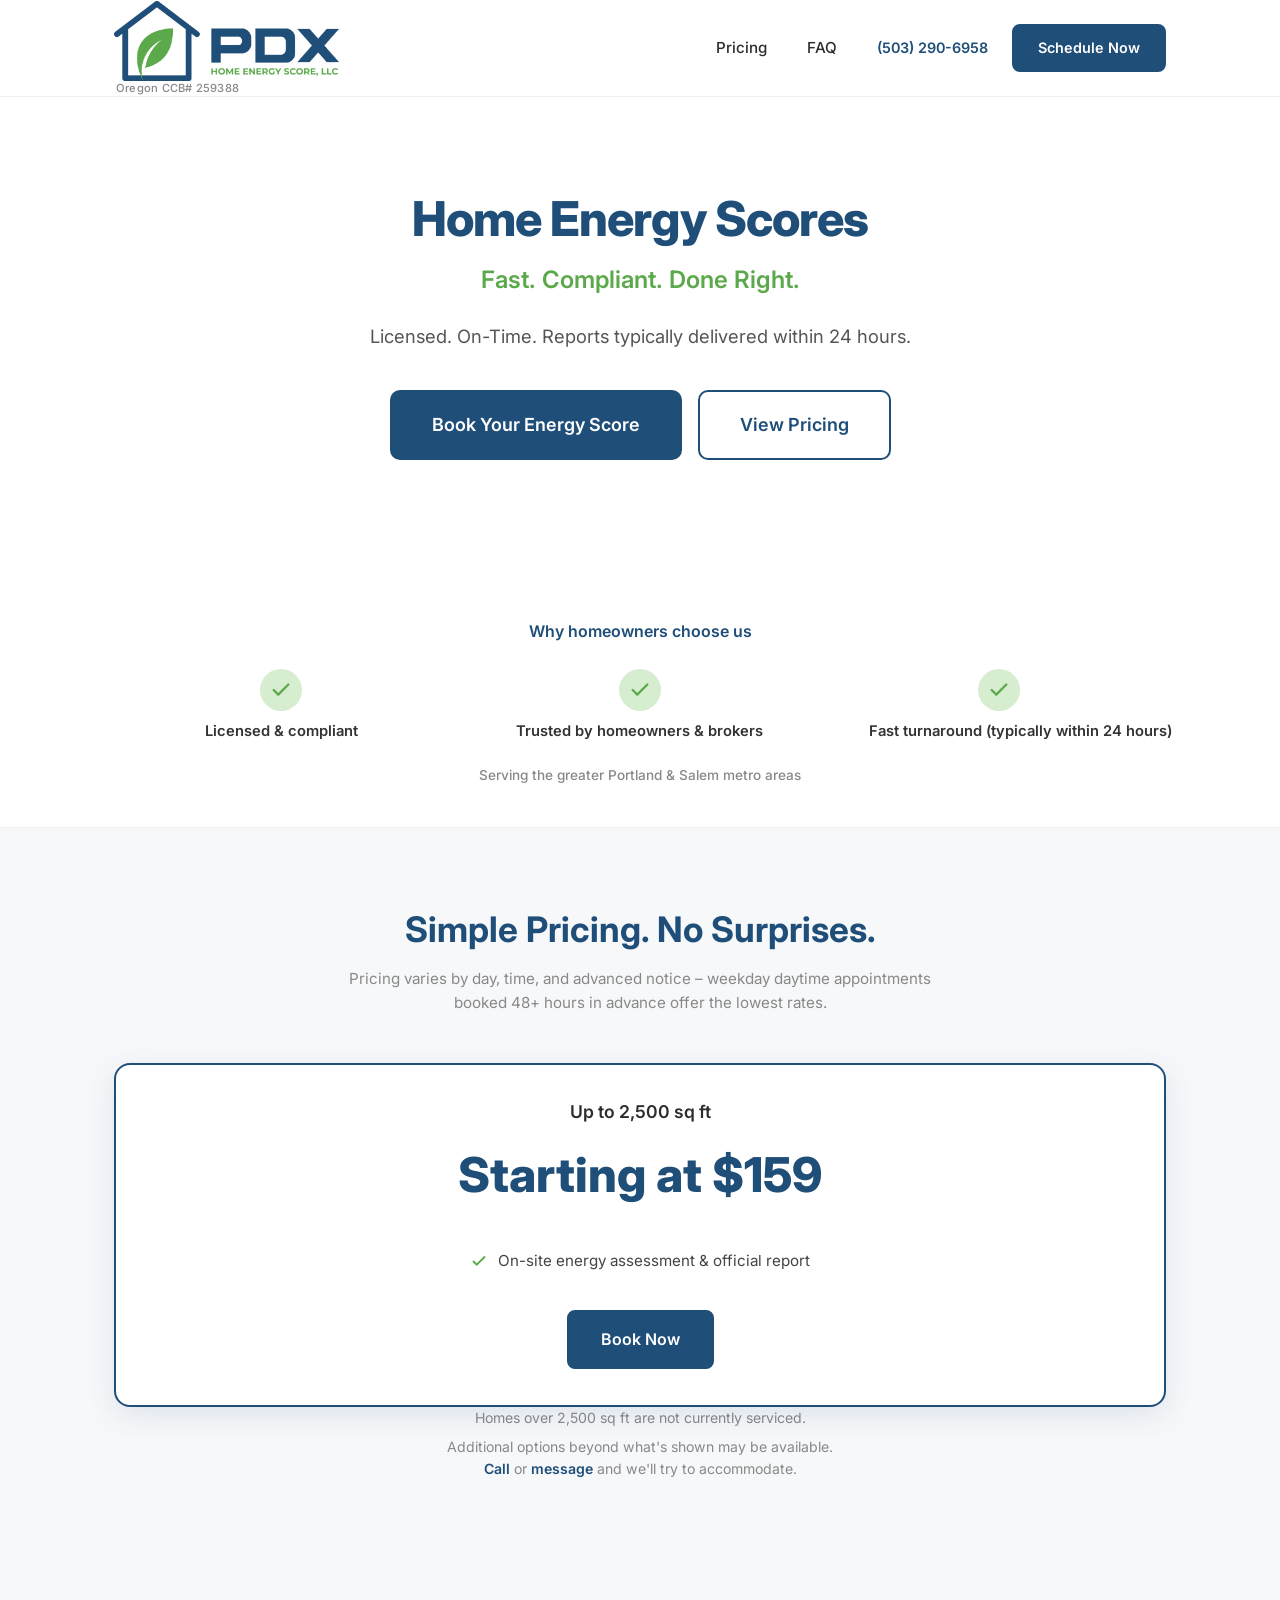
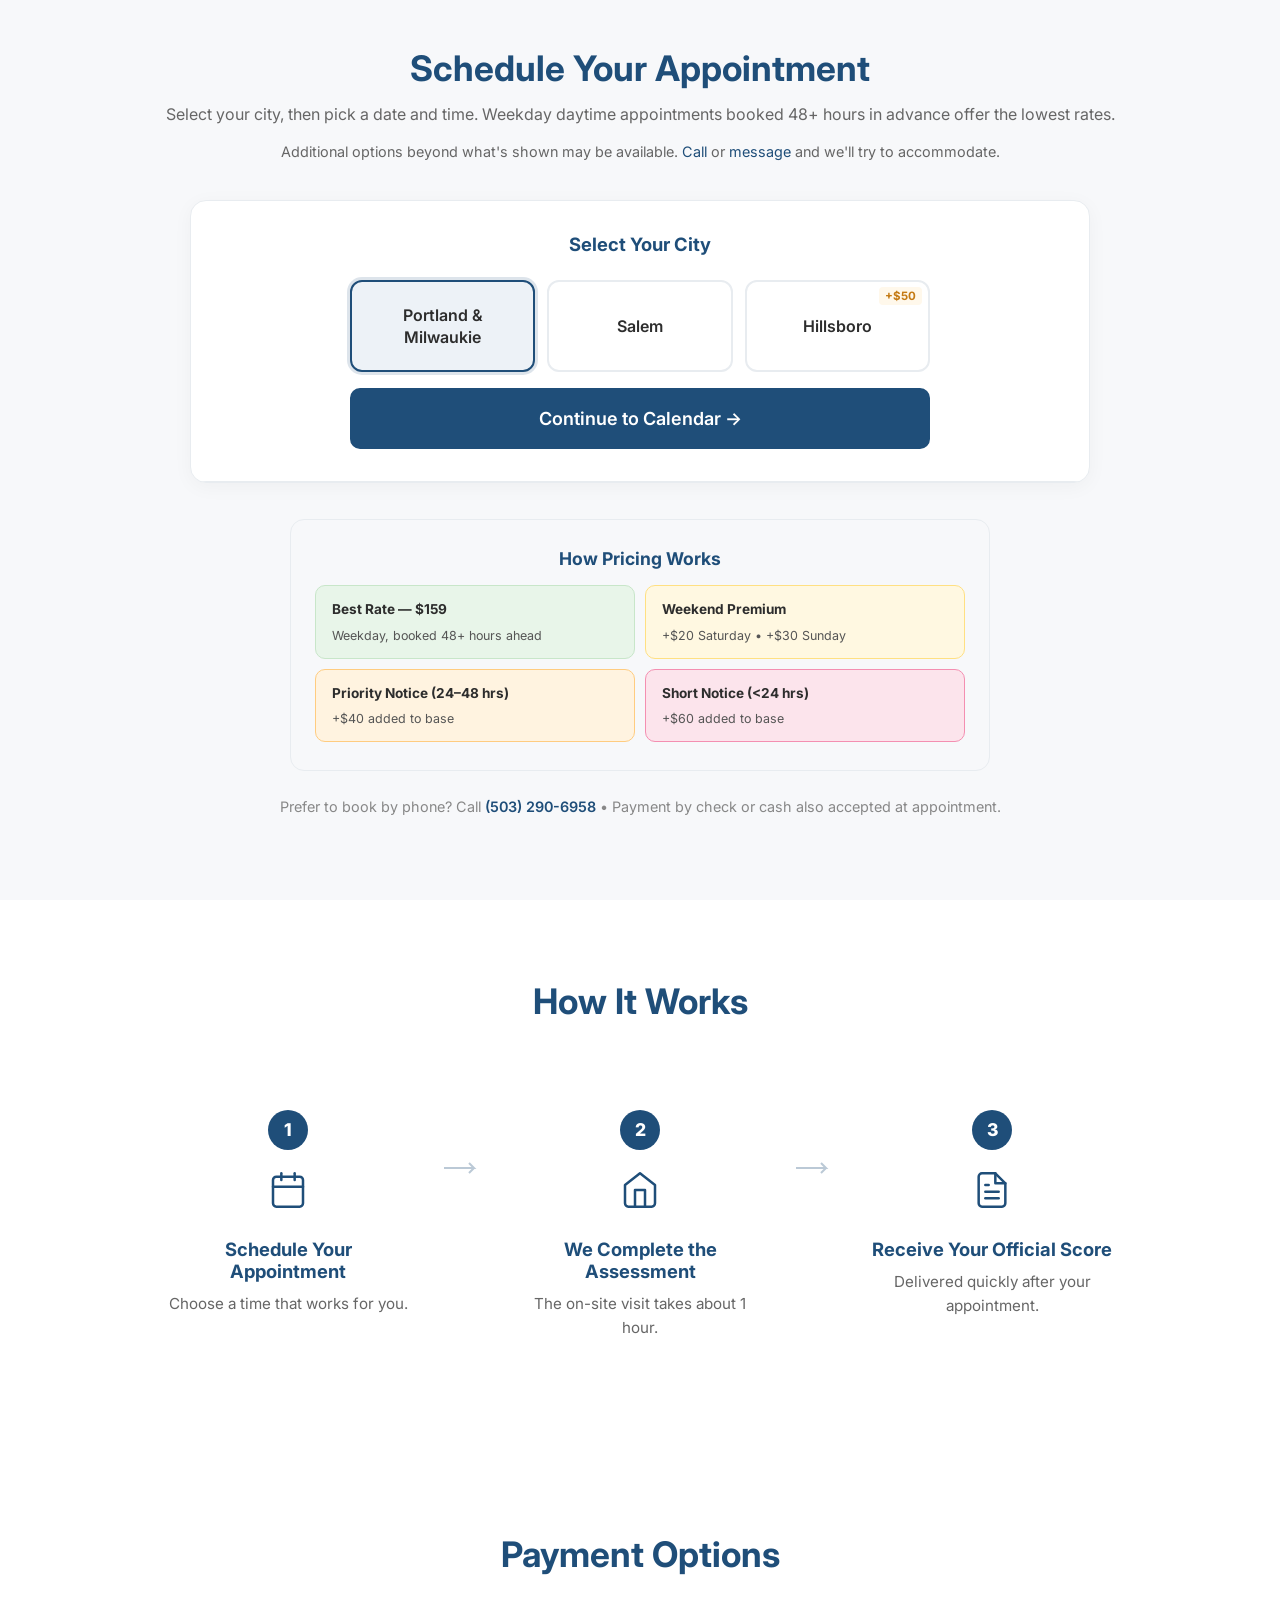
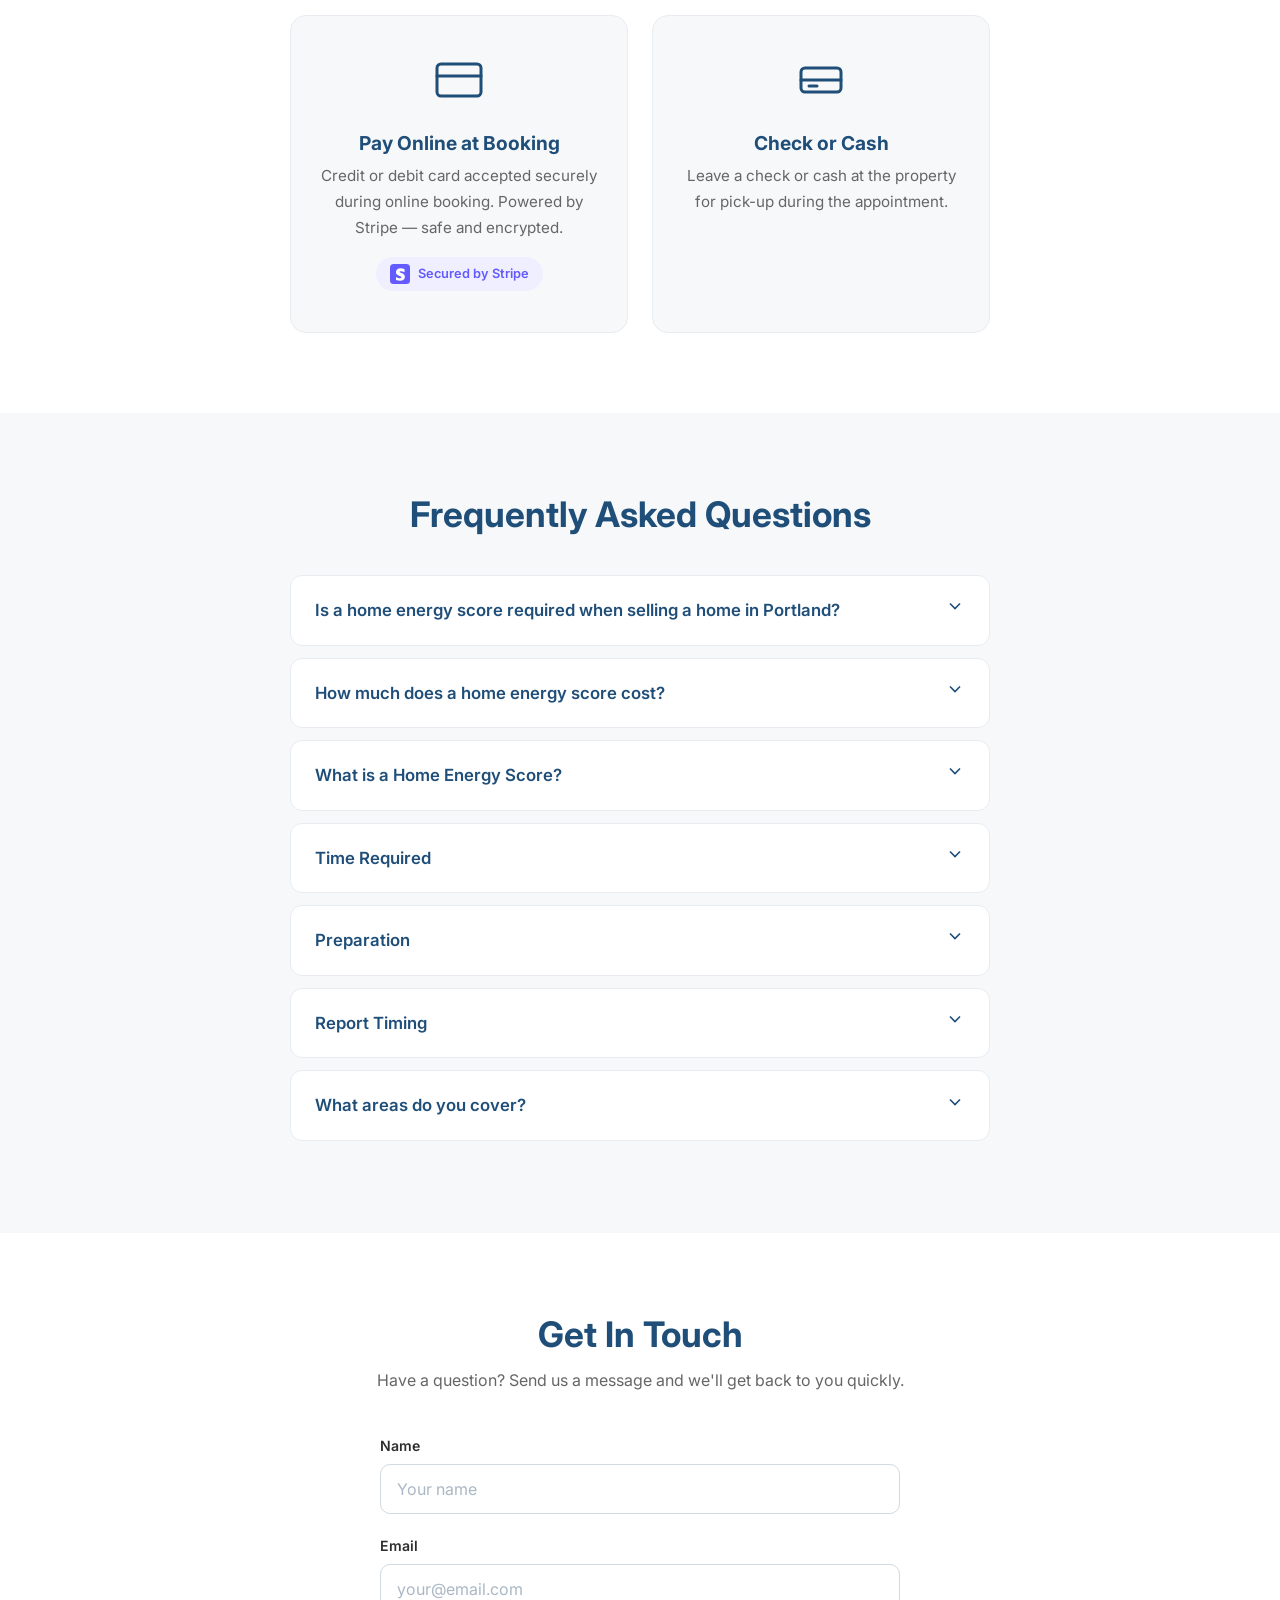
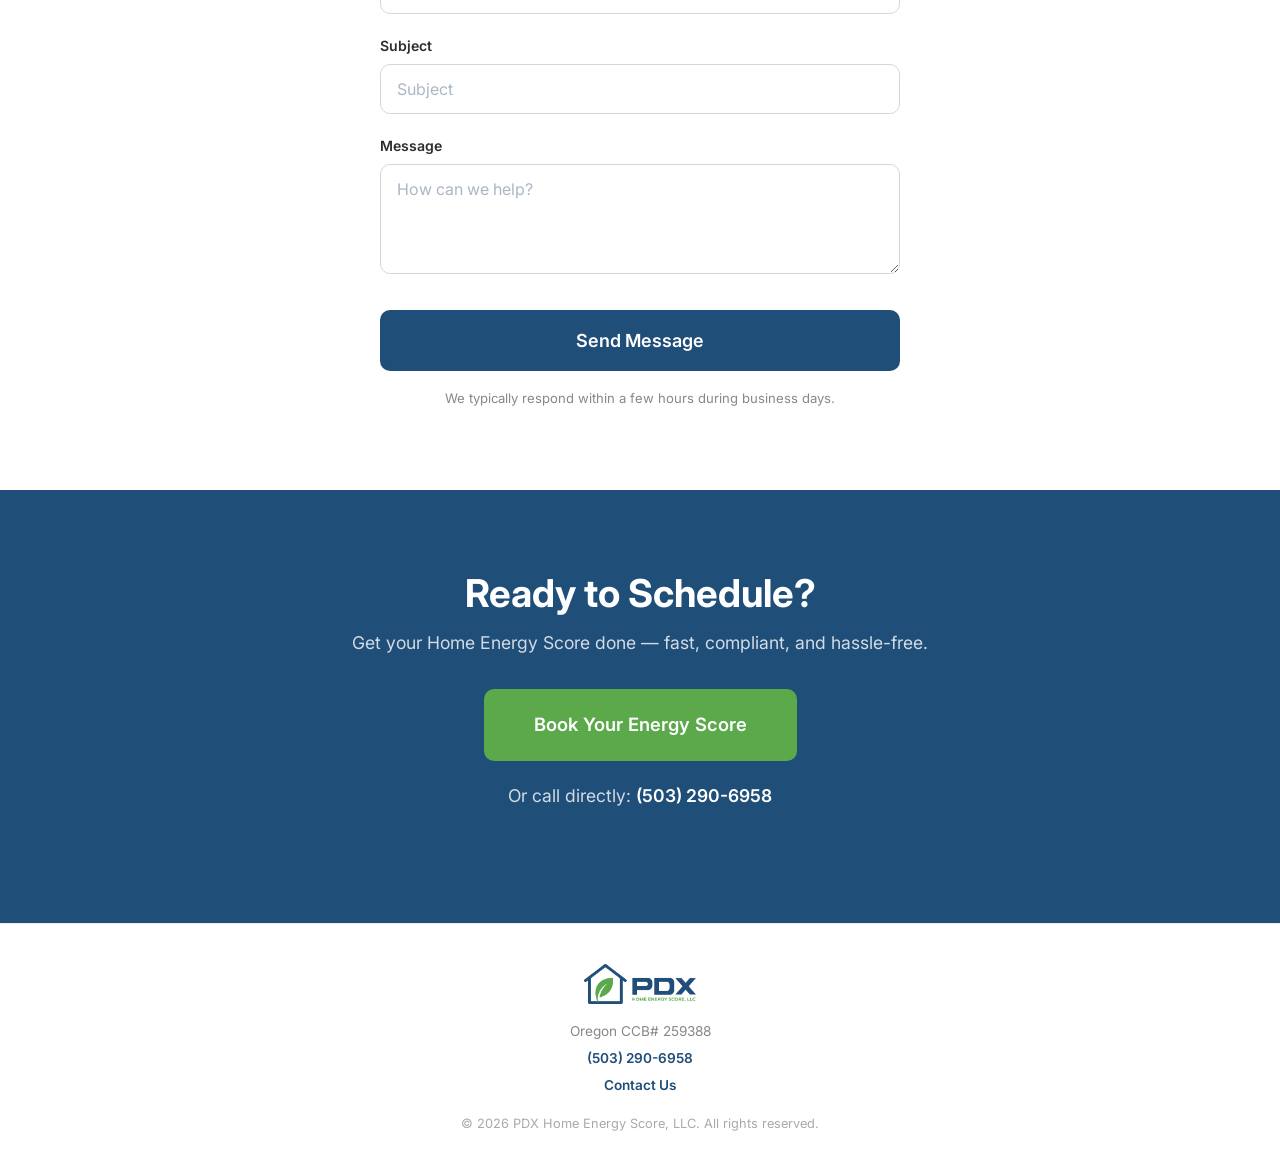
<file: index.html>
<!DOCTYPE html>
<html lang="en">
<head>
    <meta charset="UTF-8">
    <meta name="viewport" content="width=device-width, initial-scale=1.0">
    <meta name="description" content="Portland Oregon Home Energy Score – Licensed assessor, flat-rate pricing from $159, reports in under 24 hours. Required for Portland home sales. Book online today. Serving Portland, Hillsboro, Beaverton, Milwaukie, Salem & surrounding areas.">
    <meta name="keywords" content="home energy score, Portland home energy score, Oregon home energy score, home energy assessment Portland, Portland energy audit, home energy rating Portland OR, PDX home energy score, home sale energy score requirement, Portland real estate energy score, Hillsboro home energy score, Beaverton home energy score, Milwaukie energy assessment, Salem home energy score, energy efficiency rating Oregon, home energy score cost Portland, schedule home energy score Portland, home energy score near me">
    <meta name="author" content="PDX Home Energy Score, LLC">
    <meta name="robots" content="index, follow">
    <link rel="canonical" href="https://www.pdxhomeenergyscore.com/">

    <!-- Open Graph -->
    <meta property="og:title" content="Portland Home Energy Score – From $159 | Licensed Assessor | PDX Home Energy Score">
    <meta property="og:description" content="Licensed home energy assessments for Portland metro. Flat-rate pricing from $159. Reports in under 24 hours. Book & pay online. Serving Portland, Hillsboro, Beaverton, Milwaukie & Salem.">
    <meta property="og:type" content="website">
    <meta property="og:url" content="https://www.pdxhomeenergyscore.com">
    <meta property="og:image" content="https://www.pdxhomeenergyscore.com/wp-content/uploads/2026/03/logo-scaled.png">
    <meta property="og:locale" content="en_US">
    <meta property="og:site_name" content="PDX Home Energy Score">

    <!-- Twitter Card -->
    <meta name="twitter:card" content="summary">
    <meta name="twitter:title" content="Portland Home Energy Score – From $159 | PDX Home Energy Score">
    <meta name="twitter:description" content="Licensed home energy assessments for Portland metro. Reports in under 24 hours. Book online today.">
    <meta name="twitter:image" content="https://www.pdxhomeenergyscore.com/wp-content/uploads/2026/03/logo-scaled.png">

    <!-- Geo Meta Tags for Local SEO -->
    <meta name="geo.region" content="US-OR">
    <meta name="geo.placename" content="Portland">
    <meta name="geo.position" content="45.5152;-122.6784">
    <meta name="ICBM" content="45.5152, -122.6784">

    <!-- Favicon -->
    <link rel="icon" type="image/svg+xml" href="favicon.svg">
    <link rel="icon" type="image/png" sizes="32x32" href="logo.png">

    <title>Portland Home Energy Score – From $159 | Licensed Assessor | PDX Home Energy Score</title>

    <!-- Google Fonts -->
    <link rel="preconnect" href="https://fonts.googleapis.com">
    <link rel="preconnect" href="https://fonts.gstatic.com" crossorigin>
    <link href="https://fonts.googleapis.com/css2?family=Inter:wght@400;500;600;700;800&family=Montserrat:wght@900&display=swap" rel="stylesheet">

    <link rel="stylesheet" href="styles.css">

    <!-- Schema.org Structured Data — LocalBusiness + Service -->
    <script type="application/ld+json">
    {
        "@context": "https://schema.org",
        "@type": "ProfessionalService",
        "name": "PDX Home Energy Score, LLC",
        "description": "Licensed Oregon Home Energy Score Assessor serving the Portland metro area. Official home energy assessments required for Portland home sales. Fast turnaround, flat-rate pricing from $159.",
        "telephone": "(503) 290-6958",
        "url": "https://www.pdxhomeenergyscore.com",
        "image": "https://www.pdxhomeenergyscore.com/wp-content/uploads/2026/03/logo-scaled.png",
        "address": {
            "@type": "PostalAddress",
            "addressLocality": "Portland",
            "addressRegion": "OR",
            "addressCountry": "US"
        },
        "geo": {
            "@type": "GeoCoordinates",
            "latitude": 45.5152,
            "longitude": -122.6784
        },
        "areaServed": [
            { "@type": "City", "name": "Portland", "sameAs": "https://en.wikipedia.org/wiki/Portland,_Oregon" },
            { "@type": "City", "name": "Hillsboro" },
            { "@type": "City", "name": "Beaverton" },
            { "@type": "City", "name": "Milwaukie" },
            { "@type": "City", "name": "Salem" },
            { "@type": "City", "name": "Tigard" },
            { "@type": "City", "name": "Tualatin" },
            { "@type": "City", "name": "Lake Oswego" },
            { "@type": "City", "name": "Gresham" },
            { "@type": "City", "name": "Oregon City" },
            { "@type": "City", "name": "West Linn" },
            { "@type": "City", "name": "Clackamas" }
        ],
        "priceRange": "$159–$309",
        "currenciesAccepted": "USD",
        "paymentAccepted": "Credit Card, Debit Card, Cash, Check",
        "openingHoursSpecification": {
            "@type": "OpeningHoursSpecification",
            "dayOfWeek": ["Monday", "Tuesday", "Wednesday", "Thursday", "Friday", "Saturday", "Sunday"],
            "opens": "09:00",
            "closes": "20:00"
        },
        "hasOfferCatalog": {
            "@type": "OfferCatalog",
            "name": "Home Energy Score Services",
            "itemListElement": [
                {
                    "@type": "Offer",
                    "itemOffered": {
                        "@type": "Service",
                        "name": "Home Energy Score Assessment",
                        "description": "Official Oregon Home Energy Score assessment for residential properties up to 2,500 sq ft. On-site evaluation with report delivered within 24 hours. Required for home sales in Portland.",
                        "provider": { "@type": "ProfessionalService", "name": "PDX Home Energy Score, LLC" },
                        "areaServed": "Portland, OR metro area",
                        "serviceType": "Home Energy Assessment"
                    },
                    "price": "159",
                    "priceCurrency": "USD",
                    "priceSpecification": {
                        "@type": "PriceSpecification",
                        "price": "159",
                        "priceCurrency": "USD",
                        "minPrice": "159",
                        "maxPrice": "309",
                        "description": "Base rate $159 weekday. Weekend, priority, short notice, and Hillsboro surcharges may apply."
                    }
                }
            ]
        }
    }
    </script>

    <!-- FAQ Schema for Google Rich Snippets -->
    <script type="application/ld+json">
    {
        "@context": "https://schema.org",
        "@type": "FAQPage",
        "mainEntity": [
            {
                "@type": "Question",
                "name": "How much does a home energy score cost in Portland?",
                "acceptedAnswer": {
                    "@type": "Answer",
                    "text": "A home energy score in Portland starts at $159 for weekday appointments booked 48+ hours in advance. Weekend, priority (24–48 hrs notice), and short notice (under 24 hrs) appointments have additional surcharges. Hillsboro properties include a $50 travel fee."
                }
            },
            {
                "@type": "Question",
                "name": "Is a home energy score required when selling a home in Portland Oregon?",
                "acceptedAnswer": {
                    "@type": "Answer",
                    "text": "Yes. The City of Portland requires sellers to obtain a Home Energy Score before listing a home for sale. The score rates the home's energy efficiency on a scale of 1 to 10 and must be disclosed to potential buyers."
                }
            },
            {
                "@type": "Question",
                "name": "How long does a home energy score assessment take?",
                "acceptedAnswer": {
                    "@type": "Answer",
                    "text": "Under 1 hour on-site. The assessment is quick, thorough, and non-invasive."
                }
            },
            {
                "@type": "Question",
                "name": "What do I need to prepare for a home energy score?",
                "acceptedAnswer": {
                    "@type": "Answer",
                    "text": "Please ensure clear access to the attic and crawlspaces. That's it — the assessor handles the rest."
                }
            },
            {
                "@type": "Question",
                "name": "When will I receive my home energy score report?",
                "acceptedAnswer": {
                    "@type": "Answer",
                    "text": "Reports are delivered in less than 24 hours — 99% of the time."
                }
            },
            {
                "@type": "Question",
                "name": "What areas does PDX Home Energy Score cover?",
                "acceptedAnswer": {
                    "@type": "Answer",
                    "text": "We serve the greater Portland metro area including Portland, Hillsboro, Beaverton, Milwaukie, Tigard, Tualatin, Lake Oswego, Gresham, Oregon City, West Linn, Clackamas, and Salem."
                }
            },
            {
                "@type": "Question",
                "name": "Can I book a home energy score on weekends?",
                "acceptedAnswer": {
                    "@type": "Answer",
                    "text": "Yes. Saturday and Sunday appointments are available. Saturday adds a $20 premium and Sunday adds a $30 premium to the base weekday rate."
                }
            },
            {
                "@type": "Question",
                "name": "What is a Home Energy Score?",
                "acceptedAnswer": {
                    "@type": "Answer",
                    "text": "A Home Energy Score is a standardized rating from 1 to 10 that measures a home's energy efficiency. It's based on the home's structure and heating/cooling systems. In Portland, Oregon, it's required for all home sales and helps buyers understand expected energy costs."
                }
            }
        ]
    }
    </script>
</head>
<body>

    <!-- ============================================ -->
    <!-- STICKY HEADER / NAV -->
    <!-- ============================================ -->
    <header class="site-header" id="header">
        <div class="container header-inner">
            <a href="#hero" class="logo" aria-label="PDX Home Energy Score - Home">
                <img src="logo.png" alt="PDX Home Energy Score, LLC" class="logo-img" />
                <span class="logo-ccb-badge">Oregon CCB# 259388</span>
            </a>
            <nav class="main-nav" id="mainNav">
                <a href="#pricing" class="nav-link">Pricing</a>
                <a href="#faq" class="nav-link">FAQ</a>
                <a href="tel:5032906958" class="nav-link nav-phone">(503) 290-6958</a>
                <a href="#schedule" class="btn btn-primary btn-nav">Schedule Now</a>
            </nav>
            <button class="mobile-toggle" id="mobileToggle" aria-label="Toggle navigation">
                <span></span>
                <span></span>
                <span></span>
            </button>
        </div>
    </header>

    <!-- ============================================ -->
    <!-- SECTION 1: HERO -->
    <!-- ============================================ -->
    <section class="hero" id="hero">
        <div class="container">
            <div class="hero-content">
                <h1>Home Energy Scores</h1>
                <p class="hero-subtitle">Fast. Compliant. Done Right.</p>
                <p class="hero-desc">Licensed. On-Time. Reports typically delivered within 24 hours.</p>
                <div class="hero-cta">
                    <a href="#schedule" class="btn btn-primary btn-lg">Book Your Energy Score</a>
                    <a href="#pricing" class="btn btn-outline btn-lg">View Pricing</a>
                </div>
            </div>
        </div>
    </section>

    <!-- ============================================ -->
    <!-- SECTION 2: TRUST BADGES -->
    <!-- ============================================ -->
    <section class="trust-badges" id="trust">
        <div class="container">
            <p class="trust-header">Why homeowners choose us</p>
            <div class="badges-grid">
                <div class="badge-item">
                    <div class="badge-icon">
                        <svg width="22" height="22" viewBox="0 0 24 24" fill="none" stroke="#5BA94B" stroke-width="2.5" stroke-linecap="round" stroke-linejoin="round">
                            <polyline points="20 6 9 17 4 12"></polyline>
                        </svg>
                    </div>
                    <p>Licensed &amp; compliant</p>
                </div>
                <div class="badge-item">
                    <div class="badge-icon">
                        <svg width="22" height="22" viewBox="0 0 24 24" fill="none" stroke="#5BA94B" stroke-width="2.5" stroke-linecap="round" stroke-linejoin="round">
                            <polyline points="20 6 9 17 4 12"></polyline>
                        </svg>
                    </div>
                    <p>Trusted by homeowners &amp; brokers</p>
                </div>
                <div class="badge-item">
                    <div class="badge-icon">
                        <svg width="22" height="22" viewBox="0 0 24 24" fill="none" stroke="#5BA94B" stroke-width="2.5" stroke-linecap="round" stroke-linejoin="round">
                            <polyline points="20 6 9 17 4 12"></polyline>
                        </svg>
                    </div>
                    <p style="white-space:nowrap;">Fast turnaround (typically within 24 hours)</p>
                </div>
            </div>
            <p class="trust-serving">Serving the greater Portland &amp; Salem metro areas</p>
        </div>
    </section>

    <!-- ============================================ -->
    <!-- SECTION 3: PRICING -->
    <!-- ============================================ -->
    <section class="pricing-section" id="pricing">
        <div class="container">
            <h2>Simple Pricing. No Surprises.</h2>
            <p class="pricing-subtitle">Pricing varies by day, time, and advanced notice – weekday daytime appointments booked 48+ hours in advance offer the lowest rates.</p>

            <div class="pricing-grid pricing-grid-1col">
                <div class="price-card price-card-featured">
                    <h3>Up to 2,500 sq ft</h3>
                    <div class="price">Starting at $159</div>
                    <ul class="price-features">
                        <li>
                            <svg width="18" height="18" viewBox="0 0 24 24" fill="none" stroke="#5BA94B" stroke-width="2.5"><polyline points="20 6 9 17 4 12"></polyline></svg>
                            On-site energy assessment &amp; official report
                        </li>
                    </ul>
                    <a href="#schedule" class="btn btn-primary">Book Now</a>
                </div>
            </div>

            <div class="pricing-notes">
                <p style="text-align:center;">Homes over 2,500 sq ft are not currently serviced.</p>
                <p style="text-align:center;">Additional options beyond what's shown may be available.<br><a href="tel:5032906958">Call</a> or <a href="#contact">message</a> and we'll try to accommodate.</p>
            </div>

        </div>
    </section>

    <!-- ============================================ -->
    <!-- SECTION 4: SCHEDULING (Dynamic Pricing + Calendar) -->
    <!-- ============================================ -->
    <section class="schedule-section" id="schedule">
        <div class="container container-wide">
            <h2>Schedule Your Appointment</h2>
            <p class="section-subtitle">Select your city, then pick a date and time. Weekday daytime appointments booked 48+ hours in advance offer the lowest rates.</p>
            <p class="booking-lead-in">Additional options beyond what's shown may be available. <a href="tel:5032906958">Call</a> or <a href="#contact">message</a> and we'll try to accommodate.</p>

            <div class="booking-flow" id="bookingFlow">

                <!-- STEP 1: Select City -->
                <div class="booking-step active" id="bookingStep1">
                    <div class="booking-step-header booking-step-header-centered">
                        <h3>Select Your City</h3>
                    </div>
                    <div class="booking-step-body">
                        <div class="city-selector">
                            <div class="city-options city-options-3" id="cityOptions">
                                <button class="city-option selected" data-city="portland">
                                    <span class="city-name">Portland &amp; Milwaukie</span>
                                </button>
                                <button class="city-option" data-city="salem">
                                    <span class="city-name">Salem</span>
                                </button>
                                <button class="city-option" data-city="hillsboro">
                                    <span class="city-name">Hillsboro</span>
                                    <span class="city-surcharge">+$50</span>
                                </button>
                            </div>
                            <div class="hillsboro-notice" id="hillsboroNotice" style="display:none;">
                                <svg width="16" height="16" viewBox="0 0 24 24" fill="none" stroke="#c57b15" stroke-width="2"><circle cx="12" cy="12" r="10"></circle><line x1="12" y1="8" x2="12" y2="12"></line><line x1="12" y1="16" x2="12.01" y2="16"></line></svg>
                                <span>Hillsboro properties include a <strong>$50 travel fee</strong> added to all prices shown below.</span>
                            </div>
                            <button class="btn btn-primary btn-lg btn-continue" id="continueToCalendar">
                                Continue to Calendar →
                            </button>
                        </div>
                    </div>
                </div>

                <!-- STEP 2: Pick a Date (Custom Calendar) -->
                <div class="booking-step" id="bookingStep2" style="display:none;">
                    <div class="booking-step-header">
                        <h3>Pick a Date</h3>
                        <div class="step-header-right">
                            <span class="selected-city-chip" id="selectedCityChip2"></span>
                            <button class="btn btn-outline btn-sm" id="changeCityBtn">← Change City</button>
                        </div>
                    </div>
                    <div class="hillsboro-notice hillsboro-notice-persistent" id="hillsboroNoticePersistent2" style="display:none;">
                        <svg width="16" height="16" viewBox="0 0 24 24" fill="none" stroke="#c57b15" stroke-width="2"><circle cx="12" cy="12" r="10"></circle><line x1="12" y1="8" x2="12" y2="12"></line><line x1="12" y1="16" x2="12.01" y2="16"></line></svg>
                        <span>Hillsboro properties include a <strong>$50 travel fee</strong> added to all prices shown below.</span>
                    </div>
                    <div class="booking-step-body">
                        <div class="pricing-calendar" id="pricingCalendar">
                            <!-- Calendar rendered by JS -->
                        </div>
                    </div>
                </div>

                <!-- STEP 3: Pick a Time (Slots with live pricing) -->
                <div class="booking-step" id="bookingStep3" style="display:none;">
                    <div class="booking-step-header">
                        <h3>Pick a Time</h3>
                        <div class="step-header-right">
                            <span class="selected-city-chip" id="selectedCityChip3"></span>
                            <button class="btn btn-outline btn-sm" id="changeDateBtn">&#8592; Change Date</button>
                        </div>
                    </div>
                    <div class="hillsboro-notice hillsboro-notice-persistent" id="hillsboroNoticePersistent3" style="display:none;">
                        <svg width="16" height="16" viewBox="0 0 24 24" fill="none" stroke="#c57b15" stroke-width="2"><circle cx="12" cy="12" r="10"></circle><line x1="12" y1="8" x2="12" y2="12"></line><line x1="12" y1="16" x2="12.01" y2="16"></line></svg>
                        <span>Hillsboro properties include a <strong>$50 travel fee</strong> added to all prices shown below.</span>
                    </div>
                    <div class="booking-step-body">
                        <div id="timeSlots">
                            <!-- Time slots rendered by JS -->
                        </div>
                    </div>
                </div>

            </div><!-- end booking-flow -->

            <!-- STEP 4: Acuity Embed (payment + intake form) -->
            <div class="acuity-embed-section" id="acuityEmbed" style="display:none;">
                <div class="acuity-embed-header">
                    <div class="acuity-step-badge">
                        <div>
                            <h3 class="acuity-embed-title">Complete Your Booking</h3>
                            <p class="acuity-embed-desc" id="acuitySelectedType">Fill in your details and pay securely below.</p>
                        </div>
                    </div>
                    <button class="btn btn-outline btn-sm" id="changeTimeBtn">← Change Time</button>
                </div>
                <p class="acuity-reselect-date-msg">Please reselect the date below in the Acuity calendar to continue your booking.</p>
                <div class="acuity-iframe-wrapper" id="acuityIframeWrapper">
                    <!-- iframe injected dynamically -->
                </div>
                <div class="acuity-footer-note">
                    <svg width="16" height="16" viewBox="0 0 24 24" fill="none" stroke="#5BA94B" stroke-width="2.5"><polyline points="20 6 9 17 4 12"></polyline></svg>
                    <span>Secure payment via Stripe &bull; Confirmation email sent instantly &bull; Free cancellation with 24hr notice</span>
                </div>
            </div>

            <!-- Pricing Summary Box -->
            <div class="pricing-summary-box fade-in">
                <h4>How Pricing Works</h4>
                <div class="pricing-summary-grid">
                    <div class="pricing-summary-item tier-best-bg">
                        <strong>Best Rate — $159</strong>
                        <span>Weekday, booked 48+ hours ahead</span>
                    </div>
                    <div class="pricing-summary-item tier-mid-bg">
                        <strong>Weekend Premium</strong>
                        <span>+$20 Saturday &bull; +$30 Sunday</span>
                    </div>
                    <div class="pricing-summary-item tier-high-bg">
                        <strong>Priority Notice (24–48 hrs)</strong>
                        <span>+$40 added to base</span>
                    </div>
                    <div class="pricing-summary-item tier-premium-bg">
                        <strong>Short Notice (&lt;24 hrs)</strong>
                        <span>+$60 added to base</span>
                    </div>
                </div>
            </div>

            <!-- Alternative: can't book online -->
            <div class="booking-alt-note">
                <p>Prefer to book by phone? Call <a href="tel:5032906958">(503) 290-6958</a> &bull; Payment by check or cash also accepted at appointment.</p>
            </div>
        </div>
    </section>

    <!-- ============================================ -->
    <!-- SECTION 5: HOW IT WORKS -->
    <!-- ============================================ -->
    <section class="how-it-works" id="how-it-works">
        <div class="container">
            <h2>How It Works</h2>
            <div class="steps-grid">
                <div class="step-item">
                    <div class="step-number">1</div>
                    <div class="step-icon">
                        <svg width="40" height="40" viewBox="0 0 24 24" fill="none" stroke="#1F4E79" stroke-width="1.5" stroke-linecap="round" stroke-linejoin="round">
                            <rect x="3" y="4" width="18" height="18" rx="2" ry="2"></rect>
                            <line x1="16" y1="2" x2="16" y2="6"></line>
                            <line x1="8" y1="2" x2="8" y2="6"></line>
                            <line x1="3" y1="10" x2="21" y2="10"></line>
                        </svg>
                    </div>
                    <h3>Schedule Your Appointment</h3>
                    <p>Choose a time that works for you.</p>
                </div>
                <div class="step-connector">
                    <svg width="40" height="20" viewBox="0 0 40 20">
                        <path d="M0 10 L30 10 L25 5 M30 10 L25 15" stroke="#1F4E79" stroke-width="2" fill="none" opacity="0.3"/>
                    </svg>
                </div>
                <div class="step-item">
                    <div class="step-number">2</div>
                    <div class="step-icon">
                        <svg width="40" height="40" viewBox="0 0 24 24" fill="none" stroke="#1F4E79" stroke-width="1.5" stroke-linecap="round" stroke-linejoin="round">
                            <path d="M3 9l9-7 9 7v11a2 2 0 0 1-2 2H5a2 2 0 0 1-2-2z"></path>
                            <polyline points="9 22 9 12 15 12 15 22"></polyline>
                        </svg>
                    </div>
                    <h3>We Complete the Assessment</h3>
                    <p>The on-site visit takes about 1 hour.</p>
                </div>
                <div class="step-connector">
                    <svg width="40" height="20" viewBox="0 0 40 20">
                        <path d="M0 10 L30 10 L25 5 M30 10 L25 15" stroke="#1F4E79" stroke-width="2" fill="none" opacity="0.3"/>
                    </svg>
                </div>
                <div class="step-item">
                    <div class="step-number">3</div>
                    <div class="step-icon">
                        <svg width="40" height="40" viewBox="0 0 24 24" fill="none" stroke="#1F4E79" stroke-width="1.5" stroke-linecap="round" stroke-linejoin="round">
                            <path d="M14 2H6a2 2 0 0 0-2 2v16a2 2 0 0 0 2 2h12a2 2 0 0 0 2-2V8z"></path>
                            <polyline points="14 2 14 8 20 8"></polyline>
                            <line x1="16" y1="13" x2="8" y2="13"></line>
                            <line x1="16" y1="17" x2="8" y2="17"></line>
                            <polyline points="10 9 9 9 8 9"></polyline>
                        </svg>
                    </div>
                    <h3>Receive Your Official Score</h3>
                    <p>Delivered quickly after your appointment.</p>
                </div>
            </div>
        </div>
    </section>

    <!-- ============================================ -->
    <!-- SECTION 6: PAYMENT OPTIONS -->
    <!-- ============================================ -->
    <section class="payment-section" id="payment">
        <div class="container">
            <h2>Payment Options</h2>
            <div class="payment-grid">
                <div class="payment-card">
                    <div class="payment-icon">
                        <svg width="48" height="48" viewBox="0 0 24 24" fill="none" stroke="#1F4E79" stroke-width="1.5" stroke-linecap="round" stroke-linejoin="round">
                            <rect x="1" y="4" width="22" height="16" rx="2" ry="2"></rect>
                            <line x1="1" y1="10" x2="23" y2="10"></line>
                        </svg>
                    </div>
                    <h3>Pay Online at Booking</h3>
                    <p>Credit or debit card accepted securely during online booking. Powered by Stripe — safe and encrypted.</p>
                    <div class="stripe-badge">
                        <svg width="20" height="20" viewBox="0 0 28 28" xmlns="http://www.w3.org/2000/svg">
                            <rect width="28" height="28" rx="5" fill="#635BFF"/>
                            <path d="M13.3 11.1c0-.8.7-1.1 1.8-1.1 1.6 0 3.7.5 5.3 1.4V7.2C18.8 6.4 17 6 15.1 6c-4 0-6.7 2.1-6.7 5.6 0 5.5 7.6 4.6 7.6 7 0 .9-.8 1.2-2 1.2-1.7 0-3.9-.7-5.6-1.7v4.3c1.9.8 3.8 1.1 5.6 1.1 4.1 0 6.9-2 6.9-5.6-.1-5.9-7.6-4.9-7.6-7z" fill="white"/>
                        </svg>
                        <span>Secured by Stripe</span>
                    </div>
                </div>
                <div class="payment-card">
                    <div class="payment-icon">
                        <svg width="48" height="48" viewBox="0 0 24 24" fill="none" stroke="#1F4E79" stroke-width="1.5" stroke-linecap="round" stroke-linejoin="round">
                            <rect x="2" y="6" width="20" height="12" rx="2" ry="2"></rect>
                            <line x1="2" y1="12" x2="22" y2="12"></line>
                            <line x1="6" y1="15" x2="10" y2="15"></line>
                        </svg>
                    </div>
                    <h3>Check or Cash</h3>
                    <p>Leave a check or cash at the property for pick-up during the appointment.</p>
                </div>
            </div>
        </div>
    </section>

    <!-- ============================================ -->
    <!-- SECTION 7: FAQ -->
    <!-- ============================================ -->
    <section class="faq-section" id="faq">
        <div class="container">
            <h2>Frequently Asked Questions</h2>
            <div class="faq-list">
                <details class="faq-item">
                    <summary>
                        <span class="faq-question">Is a home energy score required when selling a home in Portland?</span>
                        <span class="faq-toggle">
                            <svg width="20" height="20" viewBox="0 0 24 24" fill="none" stroke="currentColor" stroke-width="2"><polyline points="6 9 12 15 18 9"></polyline></svg>
                        </span>
                    </summary>
                    <div class="faq-answer">
                        <p>Yes. The City of Portland requires sellers to obtain a Home Energy Score before listing a home for sale. The score rates your home's energy efficiency on a scale of 1–10 and must be disclosed to potential buyers.</p>
                    </div>
                </details>
                <details class="faq-item">
                    <summary>
                        <span class="faq-question">How much does a home energy score cost?</span>
                        <span class="faq-toggle">
                            <svg width="20" height="20" viewBox="0 0 24 24" fill="none" stroke="currentColor" stroke-width="2"><polyline points="6 9 12 15 18 9"></polyline></svg>
                        </span>
                    </summary>
                    <div class="faq-answer">
                        <p>Starting at $159 for weekday appointments booked 48+ hours ahead. Saturday adds +$20, Sunday adds +$30. Priority notice (24–48 hrs) adds +$40 and short notice (under 24 hrs) adds +$60. Hillsboro properties include a $50 travel fee. <a href="#pricing">See full pricing.</a></p>
                    </div>
                </details>
                <details class="faq-item">
                    <summary>
                        <span class="faq-question">What is a Home Energy Score?</span>
                        <span class="faq-toggle">
                            <svg width="20" height="20" viewBox="0 0 24 24" fill="none" stroke="currentColor" stroke-width="2"><polyline points="6 9 12 15 18 9"></polyline></svg>
                        </span>
                    </summary>
                    <div class="faq-answer">
                        <p>A Home Energy Score is a standardized rating from 1 to 10 that measures a home's energy efficiency based on its structure and heating/cooling systems. It helps buyers understand expected energy costs and is required for home sales in Portland, Oregon.</p>
                    </div>
                </details>
                <details class="faq-item">
                    <summary>
                        <span class="faq-question">Time Required</span>
                        <span class="faq-toggle">
                            <svg width="20" height="20" viewBox="0 0 24 24" fill="none" stroke="currentColor" stroke-width="2"><polyline points="6 9 12 15 18 9"></polyline></svg>
                        </span>
                    </summary>
                    <div class="faq-answer">
                        <p>Under 1 hour on-site. Quick, thorough, and non-invasive.</p>
                    </div>
                </details>
                <details class="faq-item">
                    <summary>
                        <span class="faq-question">Preparation</span>
                        <span class="faq-toggle">
                            <svg width="20" height="20" viewBox="0 0 24 24" fill="none" stroke="currentColor" stroke-width="2"><polyline points="6 9 12 15 18 9"></polyline></svg>
                        </span>
                    </summary>
                    <div class="faq-answer">
                        <p>Please ensure clear access to the attic and crawlspaces. That's it — we handle the rest.</p>
                    </div>
                </details>
                <details class="faq-item">
                    <summary>
                        <span class="faq-question">Report Timing</span>
                        <span class="faq-toggle">
                            <svg width="20" height="20" viewBox="0 0 24 24" fill="none" stroke="currentColor" stroke-width="2"><polyline points="6 9 12 15 18 9"></polyline></svg>
                        </span>
                    </summary>
                    <div class="faq-answer">
                        <p>Less than 24 hours — 99% of the time.</p>
                    </div>
                </details>
                <details class="faq-item">
                    <summary>
                        <span class="faq-question">What areas do you cover?</span>
                        <span class="faq-toggle">
                            <svg width="20" height="20" viewBox="0 0 24 24" fill="none" stroke="currentColor" stroke-width="2"><polyline points="6 9 12 15 18 9"></polyline></svg>
                        </span>
                    </summary>
                    <div class="faq-answer">
                        <p>We serve the Portland metro area, including Hillsboro, Beaverton, and Milwaukie. Not sure if you're in our service area? Give us a call at <a href="tel:5032906958">(503) 290-6958</a>.</p>
                    </div>
                </details>
            </div>
        </div>
    </section>

    <!-- ============================================ -->
    <!-- SECTION 8: CONTACT FORM -->
    <!-- ============================================ -->
    <section class="contact-section" id="contact">
        <div class="container">
            <h2>Get In Touch</h2>
            <p class="section-subtitle">Have a question? Send us a message and we'll get back to you quickly.</p>
            <form class="contact-form" id="contactForm" action="https://formspree.io/f/xzdkglgl" method="POST" onsubmit="return handleContactSubmit(event)">
                <div class="form-group">
                    <label for="contactName">Name</label>
                    <input type="text" id="contactName" name="name" placeholder="Your name" required autocomplete="name" />
                </div>
                <div class="form-group">
                    <label for="contactEmail">Email</label>
                    <input type="email" id="contactEmail" name="email" placeholder="your@email.com" required autocomplete="email" />
                </div>
                <div class="form-group">
                    <label for="contactSubject">Subject</label>
                    <input type="text" id="contactSubject" name="subject" placeholder="Subject" required />
                </div>
                <div class="form-group">
                    <label for="contactMessage">Message</label>
                    <textarea id="contactMessage" name="message" rows="4" placeholder="How can we help?" required></textarea>
                </div>
                <button type="submit" class="btn btn-primary btn-lg btn-contact-submit" id="contactSubmitBtn">Send Message</button>
                <p class="contact-note">We typically respond within a few hours during business days.</p>
            </form>
            <div class="contact-success" id="contactSuccess" style="display:none;">
                <svg width="48" height="48" viewBox="0 0 24 24" fill="none" stroke="#5BA94B" stroke-width="2"><circle cx="12" cy="12" r="10"/><polyline points="8 12 11 15 16 9"/></svg>
                <h3>Message Sent!</h3>
                <p>Thank you — we'll get back to you shortly.</p>
            </div>
        </div>
    </section>

    <!-- ============================================ -->
    <!-- SECTION 9: FINAL CTA -->
    <!-- ============================================ -->
    <section class="final-cta" id="cta">
        <div class="container">
            <h2>Ready to Schedule?</h2>
            <p>Get your Home Energy Score done — fast, compliant, and hassle-free.</p>
            <a href="#schedule" class="btn btn-primary btn-lg">Book Your Energy Score</a>
            <p class="cta-phone">Or call directly: <a href="tel:5032906958">(503) 290-6958</a></p>
        </div>
    </section>

    <!-- ============================================ -->
    <!-- FOOTER -->
    <!-- ============================================ -->
    <footer class="site-footer">
        <div class="container">
            <div class="footer-content">
                <div class="footer-brand">
                    <img src="logo.png" alt="PDX Home Energy Score, LLC" class="footer-logo-img" />
                </div>
                <div class="footer-info">
                    <p>Oregon CCB# 259388</p>
                    <p><a href="tel:5032906958">(503) 290-6958</a></p>
                    <p><a href="#contact">Contact Us</a></p>
                </div>
                <div class="footer-bottom">
                    <p>&copy; 2026 PDX Home Energy Score, LLC. All rights reserved.</p>
                </div>
            </div>
        </div>
    </footer>

    <!-- ============================================ -->
    <!-- MOBILE CALL BUTTON (sticky) -->
    <!-- ============================================ -->
    <a href="tel:5032906958" class="mobile-call-btn" aria-label="Call (503) 290-6958">
        <svg width="22" height="22" viewBox="0 0 24 24" fill="none" stroke="white" stroke-width="2" stroke-linecap="round" stroke-linejoin="round">
            <path d="M22 16.92v3a2 2 0 0 1-2.18 2 19.79 19.79 0 0 1-8.63-3.07 19.5 19.5 0 0 1-6-6 19.79 19.79 0 0 1-3.07-8.67A2 2 0 0 1 4.11 2h3a2 2 0 0 1 2 1.72 12.84 12.84 0 0 0 .7 2.81 2 2 0 0 1-.45 2.11L8.09 9.91a16 16 0 0 0 6 6l1.27-1.27a2 2 0 0 1 2.11-.45 12.84 12.84 0 0 0 2.81.7A2 2 0 0 1 22 16.92z"></path>
        </svg>
        <span>Call Now</span>
    </a>

    <script src="script.js"></script>
</body>
</html>
</file>
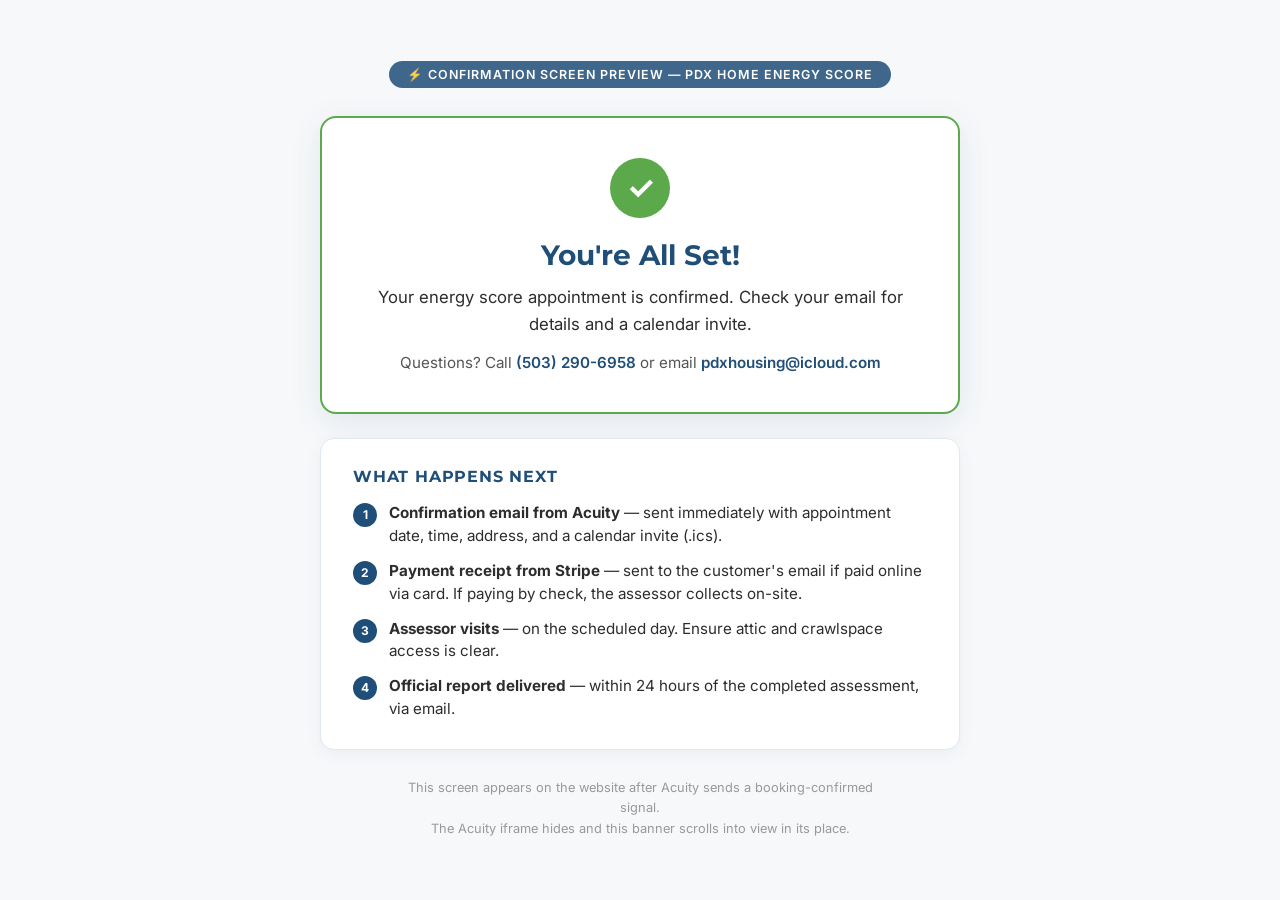
<file: confirm-preview.html>
<!DOCTYPE html>
<html lang="en">
<head>
  <meta charset="UTF-8" />
  <meta name="viewport" content="width=device-width, initial-scale=1.0" />
  <title>Booking Confirmation — Preview</title>
  <link rel="preconnect" href="https://fonts.googleapis.com">
  <link rel="preconnect" href="https://fonts.gstatic.com" crossorigin>
  <link href="https://fonts.googleapis.com/css2?family=Inter:wght@400;500;600;700&family=Montserrat:wght@700;800;900&display=swap" rel="stylesheet">
  <style>
    /* ── Base ── */
    *, *::before, *::after { margin: 0; padding: 0; box-sizing: border-box; }
    body {
      font-family: 'Inter', -apple-system, sans-serif;
      background: #F7F8FA;
      color: #2D2D2D;
      min-height: 100vh;
      display: flex;
      flex-direction: column;
      align-items: center;
      justify-content: center;
      padding: 40px 20px;
    }

    /* ── Preview label ── */
    .preview-label {
      background: #1F4E79;
      color: #fff;
      font-size: 0.78rem;
      font-weight: 600;
      letter-spacing: 0.08em;
      text-transform: uppercase;
      padding: 6px 18px;
      border-radius: 20px;
      margin-bottom: 28px;
      opacity: 0.85;
    }

    /* ── Confirmation banner — exact copy from styles.css ── */
    .confirm-wrap {
      max-width: 640px;
      width: 100%;
    }
    .acuity-confirm-inner {
      background: #ffffff;
      border: 2px solid #5BA94B;
      border-radius: 16px;
      padding: 40px 36px;
      text-align: center;
      box-shadow: 0 8px 32px rgba(31, 78, 121, 0.10);
    }
    .acuity-confirm-icon {
      width: 60px;
      height: 60px;
      background: #5BA94B;
      color: #ffffff;
      border-radius: 50%;
      font-size: 2rem;
      line-height: 60px;
      margin: 0 auto 20px;
      font-weight: 700;
    }
    .acuity-confirm-title {
      font-family: 'Montserrat', sans-serif;
      font-size: 1.75rem;
      font-weight: 700;
      color: #1F4E79;
      margin: 0 0 12px;
    }
    .acuity-confirm-body {
      font-size: 1.05rem;
      color: #2D2D2D;
      margin: 0 0 16px;
      line-height: 1.6;
    }
    .acuity-confirm-contact {
      font-size: 0.95rem;
      color: #555;
      margin: 0;
    }
    .acuity-confirm-contact a {
      color: #1F4E79;
      text-decoration: none;
      font-weight: 600;
    }

    /* ── What happens next checklist ── */
    .next-steps {
      max-width: 640px;
      width: 100%;
      margin-top: 24px;
      background: #fff;
      border-radius: 14px;
      padding: 28px 32px;
      border: 1px solid #e0e8f0;
      box-shadow: 0 4px 16px rgba(31,78,121,0.06);
    }
    .next-steps h3 {
      font-family: 'Montserrat', sans-serif;
      font-size: 1rem;
      font-weight: 700;
      color: #1F4E79;
      margin-bottom: 16px;
      text-transform: uppercase;
      letter-spacing: 0.05em;
    }
    .next-steps ul {
      list-style: none;
      display: flex;
      flex-direction: column;
      gap: 12px;
    }
    .next-steps li {
      display: flex;
      align-items: flex-start;
      gap: 12px;
      font-size: 0.95rem;
      color: #2D2D2D;
      line-height: 1.5;
    }
    .next-steps li .step-dot {
      flex-shrink: 0;
      width: 24px;
      height: 24px;
      background: #1F4E79;
      color: #fff;
      border-radius: 50%;
      font-size: 0.75rem;
      font-weight: 700;
      display: flex;
      align-items: center;
      justify-content: center;
      margin-top: 1px;
    }

    /* ── Note at bottom ── */
    .preview-note {
      margin-top: 28px;
      font-size: 0.8rem;
      color: #999;
      text-align: center;
      max-width: 500px;
      line-height: 1.6;
    }

    @media (max-width: 600px) {
      .acuity-confirm-inner { padding: 28px 20px; }
      .acuity-confirm-title { font-size: 1.4rem; }
      .next-steps { padding: 22px 20px; }
    }
  </style>
</head>
<body>

  <div class="preview-label">⚡ Confirmation Screen Preview — PDX Home Energy Score</div>

  <!-- ── THE ACTUAL CONFIRMATION BANNER (exact same HTML as script.js generates) ── -->
  <div class="confirm-wrap">
    <div class="acuity-confirm-inner">
      <div class="acuity-confirm-icon">&#10003;</div>
      <h2 class="acuity-confirm-title">You're All Set!</h2>
      <p class="acuity-confirm-body">
        Your energy score appointment is confirmed.
        Check your email for details and a calendar invite.
      </p>
      <p class="acuity-confirm-contact">
        Questions? Call <a href="tel:5032906958">(503) 290-6958</a>
        or email <a href="mailto:pdxhousing@icloud.com">pdxhousing@icloud.com</a>
      </p>
    </div>
  </div>

  <!-- ── WHAT HAPPENS NEXT (context card — shown below the banner on the page) ── -->
  <div class="next-steps">
    <h3>What Happens Next</h3>
    <ul>
      <li>
        <span class="step-dot">1</span>
        <span><strong>Confirmation email from Acuity</strong> — sent immediately with appointment date, time, address, and a calendar invite (.ics).</span>
      </li>
      <li>
        <span class="step-dot">2</span>
        <span><strong>Payment receipt from Stripe</strong> — sent to the customer's email if paid online via card. If paying by check, the assessor collects on-site.</span>
      </li>
      <li>
        <span class="step-dot">3</span>
        <span><strong>Assessor visits</strong> — on the scheduled day. Ensure attic and crawlspace access is clear.</span>
      </li>
      <li>
        <span class="step-dot">4</span>
        <span><strong>Official report delivered</strong> — within 24 hours of the completed assessment, via email.</span>
      </li>
    </ul>
  </div>

  <p class="preview-note">
    This screen appears on the website after Acuity sends a booking-confirmed signal.<br>
    The Acuity iframe hides and this banner scrolls into view in its place.
  </p>

</body>
</html>
</file>
<file: styles.css>
﻿/* ============================================
   PDX Home Energy Score - Styles v2.1
   Primary Deep Blue: #1F4E79
   Accent Green:      #5BA94B
   Background White:  #FFFFFF
   Light Gray:        #F7F8FA
   Text Dark:         #2D2D2D
   ============================================ */

/* ---------- RESET & BASE ---------- */
*, *::before, *::after { margin: 0; padding: 0; box-sizing: border-box; }

html { scroll-behavior: smooth; -webkit-text-size-adjust: 100%; }

body {
    font-family: 'Inter', -apple-system, BlinkMacSystemFont, 'Segoe UI', Roboto, sans-serif;
    color: #2D2D2D;
    background: #FFFFFF;
    line-height: 1.7;
    font-size: 16px;
    -webkit-font-smoothing: antialiased;
    -moz-osx-font-smoothing: grayscale;
    overflow-x: hidden;
}

img { max-width: 100%; height: auto; display: block; }
a { color: #1F4E79; text-decoration: none !important; transition: color 0.2s ease; }
a:hover { color: #5BA94B; text-decoration: none !important; }
/* Override Astra's .entry-content a underline */
.ast-single-post .entry-content a,
.entry-content a { text-decoration: none !important; }

.container { max-width: 1100px; margin: 0 auto; padding: 0 24px; }
.container-wide { max-width: 1200px; margin: 0 auto; padding: 0 24px; }
h1, h2, h3, h4 { color: #1F4E79; line-height: 1.2; font-weight: 700; }

/* ---------- BUTTONS ---------- */
.btn {
    display: inline-flex;
    align-items: center;
    justify-content: center;
    gap: 8px;
    font-family: inherit;
    font-weight: 600;
    font-size: 1rem;
    padding: 14px 32px;
    border-radius: 8px;
    border: 2px solid transparent;
    cursor: pointer;
    transition: all 0.25s ease;
    text-decoration: none;
    white-space: nowrap;
}
.btn-primary { background: #1F4E79; color: #FFFFFF; border-color: #1F4E79; }
.btn-primary:hover {
    background: #163a5c; border-color: #163a5c; color: #FFFFFF;
    transform: translateY(-2px); box-shadow: 0 8px 25px rgba(31,78,121,0.3);
}
.btn-outline { background: transparent; color: #1F4E79; border-color: #1F4E79; }
.btn-outline:hover {
    background: #1F4E79; color: #FFFFFF;
    transform: translateY(-2px); box-shadow: 0 8px 25px rgba(31,78,121,0.2);
}
.btn-lg { padding: 18px 40px; font-size: 1.125rem; border-radius: 10px; }
.btn-nav {
    padding: 10px 24px; font-size: 0.9rem; border-radius: 8px;
    background: #1F4E79; color: #FFFFFF !important; border-color: #1F4E79;
}
.btn-nav:hover {
    background: #163a5c; color: #FFFFFF !important;
    transform: translateY(-2px); box-shadow: 0 8px 25px rgba(31,78,121,0.3);
}

/* ---------- HEADER ---------- */
.site-header {
    position: fixed; top: 0; left: 0; right: 0; z-index: 1000;
    background: rgba(255,255,255,0.97);
    backdrop-filter: blur(12px); -webkit-backdrop-filter: blur(12px);
    border-bottom: 1px solid rgba(31,78,121,0.08);
    transition: box-shadow 0.3s ease;
}
.site-header.scrolled { box-shadow: 0 2px 20px rgba(0,0,0,0.08); }
.header-inner { display: flex; align-items: center; justify-content: space-between; height: 96px; }
.logo { display: flex; flex-direction: column; align-items: flex-start; gap: 2px; text-decoration: none; flex-shrink: 0; }
.logo:hover { opacity: 0.88; }
.logo-img { height: 80px; width: auto; display: block; object-fit: contain; }
.logo-ccb-badge { font-family: 'Inter', Arial, sans-serif; font-weight: 500; font-size: 0.7rem; color: #888; letter-spacing: 0.02em; line-height: 1; white-space: nowrap; padding-left: 2px; }
.main-nav { display: flex; align-items: center; gap: 8px; }
.nav-link { padding: 8px 16px; font-size: 0.95rem; font-weight: 500; color: #2D2D2D; border-radius: 6px; transition: all 0.2s ease; }
.nav-link:hover { color: #1F4E79; background: rgba(31,78,121,0.05); }
.nav-phone { font-weight: 600; color: #1F4E79; font-size: 0.9rem; }
.mobile-toggle { display: none; flex-direction: column; gap: 5px; background: none; border: none; cursor: pointer; padding: 8px; }
.mobile-toggle span { display: block; width: 24px; height: 2px; background: #1F4E79; border-radius: 2px; transition: all 0.3s ease; }

/* ---------- HERO ---------- */
.hero { padding: 190px 0 110px; background: #FFFFFF; text-align: center; }
.hero-content { max-width: 720px; margin: 0 auto; }
.hero h1 { font-size: 3rem; font-weight: 800; letter-spacing: -0.02em; margin-bottom: 12px; color: #1F4E79; }
.hero-subtitle { font-size: 1.5rem; font-weight: 600; color: #5BA94B; margin-bottom: 20px; }
.hero-desc { font-size: 1.15rem; color: #555; max-width: 560px; margin: 0 auto 36px; line-height: 1.8; }
.hero-cta { display: flex; gap: 16px; justify-content: center; flex-wrap: wrap; }

/* ---------- TRUST BADGES ---------- */
.trust-badges { padding: 48px 0 40px; background: #FFFFFF; border-bottom: 1px solid #f0f0f0; }
.trust-header { text-align: center; font-size: 1rem; font-weight: 600; color: #1F4E79; margin-bottom: 24px; }
.badges-grid { display: grid; grid-template-columns: repeat(3, 1fr); gap: 24px; text-align: center; }
.badge-item { display: flex; flex-direction: column; align-items: center; gap: 8px; }
.badge-icon { width: 42px; height: 42px; border-radius: 50%; background: #d6edcf; display: flex; align-items: center; justify-content: center; }
.badge-item p { font-size: 0.92rem; font-weight: 600; color: #333; max-width: 260px; }
.trust-serving { text-align: center; font-size: 0.85rem; color: #888; margin-top: 20px; font-weight: 500; }

/* ---------- PRICING ---------- */
.pricing-section { padding: 80px 0; background: #F7F8FA; }
.pricing-section h2 { text-align: center; font-size: 2.2rem; margin-bottom: 16px; }
.pricing-subtitle { text-align: center; font-size: 0.95rem; color: #888; max-width: 620px; margin: 0 auto 48px; line-height: 1.6; }
.pricing-grid-2col { display: grid; grid-template-columns: repeat(2, 1fr); gap: 28px; max-width: 700px; margin: 0 auto 36px; }
.price-card { background: #FFFFFF; border-radius: 16px; padding: 36px 28px; text-align: center; border: 2px solid #e8ecf0; transition: all 0.3s ease; position: relative; }
.price-card:hover { transform: translateY(-4px); box-shadow: 0 12px 40px rgba(31,78,121,0.1); }
.price-card-featured { border-color: #1F4E79; box-shadow: 0 8px 30px rgba(31,78,121,0.12); }
.price-label { position: absolute; top: -14px; left: 50%; transform: translateX(-50%); background: #1F4E79; color: #FFFFFF; font-size: 0.8rem; font-weight: 700; padding: 4px 20px; border-radius: 20px; text-transform: uppercase; letter-spacing: 0.05em; white-space: nowrap; }
.price-card h3 { font-size: 1.1rem; font-weight: 600; margin-bottom: 12px; color: #2D2D2D; }
.price { font-size: 3rem; font-weight: 800; color: #1F4E79; margin-bottom: 24px; }
.price-plus { font-size: 1.5rem; vertical-align: super; font-weight: 600; opacity: 0.7; }
.price-features { list-style: none; text-align: center; margin-bottom: 28px; }
.price-features li { display: flex; align-items: center; justify-content: center; gap: 10px; padding: 8px 0; font-size: 0.95rem; color: #444; }
.price-features li svg { flex-shrink: 0; }
.pricing-notes { text-align: center; max-width: 600px; margin: 0 auto; }
.pricing-notes p { font-size: 0.88rem; color: #888; margin-bottom: 6px; line-height: 1.6; }
.pricing-notes a { color: #1F4E79; font-weight: 600; text-decoration: underline; }

/* ---------- SCHEDULE / BOOKING FLOW ---------- */
.schedule-section { padding: 80px 0; background: #F7F8FA; }
.schedule-section h2 { text-align: center; font-size: 2.2rem; margin-bottom: 12px; }
.section-subtitle { text-align: center; font-size: 1rem; color: #666; margin-bottom: 40px; }
.booking-lead-in { text-align: center; font-size: 0.9rem; color: #666; margin-top: -28px; margin-bottom: 36px; }
.booking-flow { max-width: 900px; margin: 0 auto 32px; background: #FFFFFF; border-radius: 16px; border: 1px solid #e8ecf0; overflow: hidden; box-shadow: 0 4px 20px rgba(0,0,0,0.04); }
.booking-step { padding: 32px 36px; border-bottom: 1px solid #e8ecf0; display: none; }
.booking-step:last-child { border-bottom: none; }
.booking-step.active { display: block; animation: stepFadeIn 0.3s ease; }
@keyframes stepFadeIn { from { opacity: 0; transform: translateY(8px); } to { opacity: 1; transform: translateY(0); } }

/* Completed steps: collapse to header only */
.booking-step.completed { display: block; }
.booking-step.completed .booking-step-body { display: none; }
.booking-step.completed .booking-step-header {
    margin-bottom: 0;
    padding-bottom: 0;
    cursor: pointer;
    opacity: 0.75;
    transition: opacity 0.2s;
}
.booking-step.completed .booking-step-header:hover { opacity: 1; }
.booking-step.completed .booking-step-num { background: #5BA94B; }
.booking-step.completed .booking-step-header::after {
    content: '✓';
    color: #5BA94B;
    font-size: 1.1rem;
    font-weight: 700;
    margin-left: auto;
}
.booking-step-summary {
    display: none;
    font-size: 0.88rem;
    color: #5BA94B;
    font-weight: 600;
    margin-left: auto;
    margin-right: 8px;
    white-space: nowrap;
    overflow: hidden;
    text-overflow: ellipsis;
    max-width: 220px;
}
.booking-step.completed .booking-step-summary { display: block; }
.booking-step-header { display: flex; align-items: center; gap: 14px; margin-bottom: 24px; }
.booking-step-header-centered { justify-content: center; }
.booking-step-num { width: 32px; height: 32px; border-radius: 50%; background: #1F4E79; color: #FFFFFF; font-weight: 700; font-size: 0.9rem; display: flex; align-items: center; justify-content: center; flex-shrink: 0; }
.booking-step-header h3 { font-size: 1.15rem; margin: 0; color: #1F4E79; }
/* Right-side group in step header: city chip + back button */
.step-header-right { display: flex; align-items: center; gap: 8px; margin-left: auto; flex-shrink: 0; }
/* City chip — shows selected city name */
.selected-city-chip { display: inline-flex; align-items: center; gap: 4px; background: #edf2f7; border: 1px solid #c6d4e3; border-radius: 20px; padding: 3px 12px 3px 8px; font-size: 0.82rem; font-weight: 600; color: #1F4E79; white-space: nowrap; line-height: 1.4; }
.selected-city-chip:empty { display: none; }
.selected-city-chip .chip-pin { width: 13px; height: 13px; flex-shrink: 0; opacity: 0.7; }
/* Hillsboro chip gets an amber tint */
.selected-city-chip.is-hillsboro { background: #fff8eb; border-color: #f0d78e; color: #7a5b0c; }

/* City Selector */
.city-selector { max-width: 580px; margin: 0 auto; text-align: center; }
.city-options { display: grid; grid-template-columns: 1fr 1fr; gap: 12px; margin-bottom: 16px; }
.city-options-3 { grid-template-columns: repeat(3, 1fr); }
.city-option { position: relative; display: flex; align-items: center; justify-content: center; padding: 22px 16px; border: 2px solid #e8ecf0; border-radius: 12px; background: #FFFFFF; cursor: pointer; transition: all 0.2s ease; font-family: inherit; font-size: 1rem; min-height: 72px; }
.city-option:hover { border-color: #1F4E79; background: #f0f4f8; }
.city-option.selected { border-color: #1F4E79; background: #edf2f7; box-shadow: 0 0 0 3px rgba(31,78,121,0.15); }
.city-name { font-weight: 600; color: #2D2D2D; line-height: 1.4; }
.city-surcharge { position: absolute; top: 5px; right: 6px; font-size: 0.72rem; font-weight: 700; color: #c57b15; background: #fff8eb; padding: 1px 6px; border-radius: 4px; line-height: 1.4; }
.hillsboro-notice { display: flex; align-items: center; gap: 8px; background: #fff8eb; border: 1px solid #f0d78e; border-radius: 10px; padding: 12px 16px; margin-bottom: 20px; font-size: 0.88rem; color: #7a5b0c; }
.hillsboro-notice svg { flex-shrink: 0; }
/* Persistent notice shown in steps 2 & 3 — sits between header and body, full width */
.hillsboro-notice-persistent { border-radius: 8px; margin-bottom: 16px; }
.btn-continue { display: block; width: 100%; margin-top: 8px; }

/* Legacy size styles (kept for compatibility) */
.size-options { display: grid; grid-template-columns: 1fr 1fr; gap: 16px; margin-bottom: 16px; }
.size-option { display: flex; flex-direction: column; align-items: center; gap: 6px; padding: 24px 20px; border: 2px solid #e8ecf0; border-radius: 12px; background: #FFFFFF; cursor: pointer; transition: all 0.2s ease; font-family: inherit; }
.size-option:hover { border-color: #1F4E79; background: #f0f4f8; }
.size-option.selected { border-color: #1F4E79; background: #edf2f7; box-shadow: 0 0 0 3px rgba(31,78,121,0.15); }
.size-label { font-size: 1rem; font-weight: 600; color: #2D2D2D; }
.size-price { font-size: 1.3rem; font-weight: 800; color: #1F4E79; }
.booking-note { font-size: 0.82rem; color: #888; display: flex; align-items: center; justify-content: center; gap: 6px; text-align: center; }
.calendar-wrapper { display: grid; grid-template-columns: 1fr 1fr; gap: 24px; margin-bottom: 16px; }
.demo-calendar { background: #FFFFFF; border: 1px solid #e8ecf0; border-radius: 12px; padding: 20px; }
.cal-header { display: flex; align-items: center; justify-content: space-between; margin-bottom: 16px; }
.cal-month { font-size: 1.05rem; font-weight: 700; color: #1F4E79; }
.cal-nav { width: 32px; height: 32px; border: 1px solid #e8ecf0; border-radius: 8px; background: #FFFFFF; cursor: pointer; font-size: 1.3rem; color: #1F4E79; display: flex; align-items: center; justify-content: center; transition: all 0.15s ease; font-family: inherit; }
.cal-nav:hover { background: #f0f4f8; }
.cal-weekdays { display: grid; grid-template-columns: repeat(7, 1fr); text-align: center; margin-bottom: 8px; }
.cal-weekdays span { font-size: 0.72rem; font-weight: 600; color: #999; text-transform: uppercase; letter-spacing: 0.05em; }
.cal-days { display: grid; grid-template-columns: repeat(7, 1fr); gap: 4px; }
.cal-day { width: 100%; aspect-ratio: 1; display: flex; align-items: center; justify-content: center; border-radius: 8px; font-size: 0.85rem; font-weight: 500; cursor: pointer; transition: all 0.15s ease; border: none; background: transparent; color: #2D2D2D; font-family: inherit; }
.cal-day:hover:not(.cal-day-disabled):not(.cal-day-empty) { background: #edf2f7; color: #1F4E79; }
.cal-day-available { background: #f0f8ee; color: #2D2D2D; font-weight: 600; }
.cal-day-available:hover { background: #d4edce !important; color: #1F4E79 !important; }
.cal-day-selected { background: #1F4E79 !important; color: #FFFFFF !important; font-weight: 700; }
.cal-day-disabled { color: #ccc; cursor: default; }
.cal-day-empty { cursor: default; }
.cal-day-today { border: 2px solid #1F4E79; }
.time-slots { background: #FFFFFF; border: 1px solid #e8ecf0; border-radius: 12px; padding: 20px; max-height: 340px; overflow-y: auto; }
.slots-prompt { color: #888; font-size: 0.9rem; text-align: center; padding: 40px 0; }
.time-slot-list { display: flex; flex-direction: column; gap: 8px; animation: stepFadeIn 0.25s ease; }
.time-slot { display: flex; justify-content: space-between; align-items: center; padding: 12px 16px; border: 1px solid #e8ecf0; border-radius: 8px; cursor: pointer; transition: all 0.15s ease; background: #FFFFFF; font-family: inherit; width: 100%; }
.time-slot:hover { border-color: #1F4E79; background: #f0f4f8; }
.time-slot.selected { border-color: #1F4E79; background: #edf2f7; }
.time-slot-time { font-weight: 600; font-size: 0.9rem; color: #2D2D2D; }
.time-slot-price { font-weight: 700; font-size: 0.9rem; color: #1F4E79; }
.time-slot-tag { font-size: 0.7rem; font-weight: 600; padding: 2px 8px; border-radius: 4px; margin-left: 8px; }
.time-slot-tag.best-rate { background: #eaf5e7; color: #3d8a2e; }
.time-slot-tag.evening { background: #fff3e0; color: #b8860b; }
.time-slot-tag.weekend { background: #fce4ec; color: #c62828; }
.order-summary { background: #F7F8FA; border-radius: 12px; padding: 24px; margin-bottom: 24px; }
.summary-row { display: flex; justify-content: space-between; padding: 10px 0; font-size: 0.95rem; border-bottom: 1px solid #e8ecf0; }
.summary-row:last-of-type { border-bottom: none; }
.summary-total { font-weight: 700; font-size: 1.1rem; color: #1F4E79; }
.summary-trust { font-size: 0.82rem; color: #888; margin-top: 12px; text-align: center; }
.payment-options-inline { text-align: center; }
.payment-options-inline .btn { margin-bottom: 12px; }
.payment-or { display: block; font-size: 0.85rem; color: #aaa; margin: 8px 0; }
.payment-alt { font-size: 0.85rem; color: #888; }
.acuity-production-note { display: none; }

/* ---------- HOW IT WORKS ---------- */
.how-it-works { padding: 80px 0; background: #FFFFFF; }
.how-it-works h2 { text-align: center; font-size: 2.2rem; margin-bottom: 56px; }
.steps-grid { display: flex; align-items: flex-start; justify-content: center; gap: 16px; }
.step-item { flex: 1; max-width: 280px; text-align: center; padding: 32px 20px; }
.step-number { width: 40px; height: 40px; border-radius: 50%; background: #1F4E79; color: #FFFFFF; font-weight: 800; font-size: 1.1rem; display: flex; align-items: center; justify-content: center; margin: 0 auto 20px; }
.step-icon { margin-bottom: 20px; }
.step-item h3 { font-size: 1.15rem; margin-bottom: 10px; }
.step-item p { font-size: 0.95rem; color: #666; line-height: 1.6; }
.step-connector { display: flex; align-items: center; padding-top: 80px; }

/* ---------- PAYMENT OPTIONS SECTION ---------- */
.payment-section { padding: 80px 0; background: #FFFFFF; }
.payment-section h2 { text-align: center; font-size: 2.2rem; margin-bottom: 40px; }
.payment-grid { display: grid; grid-template-columns: 1fr 1fr; gap: 24px; max-width: 700px; margin: 0 auto; }
.payment-card { background: #F7F8FA; border-radius: 16px; padding: 40px 28px; text-align: center; border: 1px solid #e8ecf0; transition: box-shadow 0.2s ease; }
.payment-card-interactive { background: #FFFFFF; border-color: #1F4E79; box-shadow: 0 6px 24px rgba(31,78,121,0.1); }
.payment-card-interactive:hover { box-shadow: 0 12px 40px rgba(31,78,121,0.15); }
.payment-icon { margin-bottom: 20px; }
.payment-card h3 { font-size: 1.2rem; margin-bottom: 8px; }
.payment-card p { font-size: 0.95rem; color: #666; margin-bottom: 16px; }
.btn-pay-demo { width: 100%; margin-bottom: 10px; font-size: 0.98rem; padding: 14px 24px; background: #1F4E79; border-color: #1F4E79; color: #FFFFFF; }
.btn-pay-demo:hover { background: #163a5c; border-color: #163a5c; color: #FFFFFF; transform: translateY(-2px); box-shadow: 0 8px 25px rgba(31,78,121,0.3); }
.payment-demo-note { font-size: 0.78rem; color: #888; margin-bottom: 16px; line-height: 1.5; }
.payment-demo-note strong { color: #635BFF; font-family: 'Courier New', monospace; font-size: 0.88em; letter-spacing: 0.06em; }
.stripe-badge { display: inline-flex; align-items: center; gap: 8px; font-size: 0.8rem; font-weight: 600; color: #635BFF; background: #F0EFFF; padding: 6px 14px; border-radius: 20px; }

/* ---------- STRIPE MODAL ---------- */
.stripe-modal-overlay { display: none; position: fixed; inset: 0; background: rgba(15,23,42,0.55); z-index: 3000; align-items: center; justify-content: center; padding: 20px; backdrop-filter: blur(4px); -webkit-backdrop-filter: blur(4px); }
.stripe-modal-overlay.open { display: flex; }
.stripe-modal { background: #FFFFFF; border-radius: 16px; padding: 36px; width: 100%; max-width: 460px; position: relative; box-shadow: 0 24px 80px rgba(0,0,0,0.18); animation: modalIn 0.28s ease; }
@keyframes modalIn { from { transform: translateY(20px) scale(0.97); opacity: 0; } to { transform: translateY(0) scale(1); opacity: 1; } }
.stripe-modal-close { position: absolute; top: 16px; right: 16px; width: 32px; height: 32px; border: none; background: #f5f5f5; border-radius: 50%; cursor: pointer; font-size: 1.3rem; line-height: 1; color: #888; display: flex; align-items: center; justify-content: center; transition: background 0.15s; font-family: inherit; }
.stripe-modal-close:hover { background: #e8ecf0; color: #333; }
.stripe-modal-header { display: flex; align-items: center; gap: 14px; margin-bottom: 24px; padding-bottom: 18px; border-bottom: 1px solid #f0f0f0; }
.stripe-modal-header h3 { font-size: 1.1rem; margin: 0 0 2px; color: #1F4E79; }
.stripe-modal-header p { font-size: 0.8rem; color: #888; margin: 0; }
.stripe-order-line { display: flex; justify-content: space-between; align-items: center; padding: 12px 16px; background: #F7F8FA; border-radius: 8px; margin-bottom: 20px; font-size: 0.9rem; font-weight: 500; color: #2D2D2D; }
.stripe-order-price { font-weight: 800; font-size: 1.1rem; color: #1F4E79; }
.stripe-label { display: block; font-size: 0.82rem; font-weight: 600; color: #555; margin-bottom: 6px; margin-top: 14px; }
.stripe-input-box { border: 1.5px solid #d1d9e0; border-radius: 8px; padding: 12px 14px; background: #FFFFFF; transition: border-color 0.2s; min-height: 44px; }
.stripe-input-box.StripeElement--focus { border-color: #635BFF; box-shadow: 0 0 0 3px rgba(99,91,255,0.12); outline: none; }
.stripe-input-box.StripeElement--invalid { border-color: #e53e3e; }
.stripe-card-row { display: grid; grid-template-columns: 1fr 1fr; gap: 12px; }
.stripe-error-msg { color: #e53e3e; font-size: 0.82rem; margin-top: 10px; min-height: 18px; }
.stripe-test-hint { display: flex; align-items: center; gap: 6px; background: #F0EFFF; border-radius: 8px; padding: 10px 14px; font-size: 0.8rem; color: #635BFF; margin: 16px 0 20px; line-height: 1.4; }
.stripe-test-hint strong { font-family: 'Courier New', monospace; letter-spacing: 0.08em; }
.btn-stripe-pay { width: 100%; font-size: 1rem; padding: 16px; background: #635BFF; border-color: #635BFF; color: #FFFFFF; }
.btn-stripe-pay:hover { background: #4f46e5; border-color: #4f46e5; box-shadow: 0 8px 24px rgba(99,91,255,0.35); transform: translateY(-2px); color: #FFFFFF; }
.btn-stripe-pay:disabled { opacity: 0.7; cursor: not-allowed; transform: none; }
.stripe-success { text-align: center; padding: 20px 0; }
.stripe-success h3 { font-size: 1.3rem; margin: 16px 0 8px; color: #5BA94B; }
.stripe-success p { font-size: 0.9rem; color: #666; margin-bottom: 24px; line-height: 1.6; }

/* ---------- STRIPE TOAST ---------- */
.stripe-toast { position: fixed; bottom: 24px; left: 50%; transform: translateX(-50%) translateY(80px); background: #1F4E79; color: #FFFFFF; padding: 14px 28px; border-radius: 50px; font-weight: 600; font-size: 0.95rem; z-index: 4000; opacity: 0; transition: all 0.4s ease; white-space: nowrap; pointer-events: none; box-shadow: 0 8px 30px rgba(0,0,0,0.2); }
.stripe-toast.show { opacity: 1; transform: translateX(-50%) translateY(0); }
@keyframes slideUp { from { opacity: 0; transform: translateX(-50%) translateY(80px); } to { opacity: 1; transform: translateX(-50%) translateY(0); } }

/* ---------- FAQ ---------- */
.faq-section { padding: 80px 0; background: #F7F8FA; }
.faq-section h2 { text-align: center; font-size: 2.2rem; margin-bottom: 40px; }
.faq-list { max-width: 700px; margin: 0 auto; }
.faq-item { background: #FFFFFF; border-radius: 12px; margin-bottom: 12px; border: 1px solid #e8ecf0; overflow: hidden; transition: box-shadow 0.2s ease; }
.faq-item:hover { box-shadow: 0 4px 15px rgba(0,0,0,0.04); }
.faq-item summary { display: flex; align-items: center; justify-content: space-between; padding: 20px 24px; cursor: pointer; list-style: none; user-select: none; }
.faq-item summary::-webkit-details-marker { display: none; }
.faq-question { font-size: 1.05rem; font-weight: 600; color: #1F4E79; }
.faq-toggle { flex-shrink: 0; transition: transform 0.3s ease; color: #1F4E79; }
.faq-item[open] .faq-toggle { transform: rotate(180deg); }
.faq-answer { padding: 0 24px 20px; }
.faq-answer p { font-size: 0.95rem; color: #555; line-height: 1.7; }
.faq-answer a { color: #1F4E79; text-decoration: underline; font-weight: 600; }

/* ---------- FINAL CTA ---------- */
.final-cta { padding: 80px 0; background: #1F4E79; text-align: center; }
.final-cta h2 { color: #FFFFFF; font-size: 2.4rem; margin-bottom: 12px; }
.final-cta p { color: rgba(255,255,255,0.8); font-size: 1.1rem; margin-bottom: 32px; }
.final-cta .btn-primary { background: #5BA94B; border-color: #5BA94B; font-size: 1.15rem; padding: 18px 48px; }
.final-cta .btn-primary:hover { background: #4a9340; border-color: #4a9340; box-shadow: 0 8px 30px rgba(91,169,75,0.4); color: #FFFFFF; }
.cta-phone { margin-top: 20px; font-size: 0.95rem; color: rgba(255,255,255,0.6); }
.cta-phone a { color: #FFFFFF; font-weight: 600; }

/* ---------- ACUITY EMBED ---------- */
.acuity-embed-section { max-width: 900px; margin: 0 auto; background: #FFFFFF; border-radius: 16px; border: 2px solid #5BA94B; padding: 28px; box-shadow: 0 4px 20px rgba(91,169,75,0.08); animation: stepFadeIn 0.4s ease; }
.acuity-embed-header { display: flex; align-items: center; justify-content: space-between; margin-bottom: 20px; flex-wrap: wrap; gap: 12px; }
.acuity-step-badge { display: flex; align-items: flex-start; gap: 14px; }
.acuity-step-num { flex-shrink: 0; }
.acuity-embed-title { font-size: 1.15rem; color: #1F4E79; margin: 0 0 4px; display: block; }
.acuity-embed-desc { font-size: 0.88rem; color: #666; margin: 0; }
.btn-sm { padding: 8px 18px; font-size: 0.82rem; border-radius: 8px; }
.acuity-reselect-date-msg { color: #D32F2F; font-size: 0.92rem; font-weight: 600; text-align: center; margin: 0 0 8px; padding: 10px 16px; background: #FFF3F3; border: 1px solid #FFCDD2; border-radius: 8px; }
.acuity-iframe-wrapper { border-radius: 12px; overflow: hidden; min-height: 700px; background: #F7F8FA; margin-bottom: 16px; }
.acuity-iframe-wrapper iframe { display: block; width: 100%; height: 800px; border: none; border-radius: 12px; }
.acuity-footer-note { display: flex; align-items: center; gap: 8px; font-size: 0.82rem; color: #5BA94B; font-weight: 500; justify-content: center; padding-top: 8px; border-top: 1px solid #e8ecf0; }
.booking-alt-note { max-width: 900px; margin: 24px auto 0; text-align: center; font-size: 0.9rem; color: #888; }
.booking-alt-note a { color: #1F4E79; font-weight: 600; }

/* ---------- PRICING CALENDAR ---------- */
.pricing-calendar { max-width: 560px; margin: 0 auto; }
.cal-header { display: flex; align-items: center; justify-content: space-between; margin-bottom: 16px; padding: 0 4px; }
.cal-month-label { font-size: 1.15rem; font-weight: 700; color: #1F4E79; }
.cal-nav { background: none; border: 2px solid #e8ecf0; border-radius: 8px; width: 36px; height: 36px; font-size: 1.3rem; color: #1F4E79; cursor: pointer; display: flex; align-items: center; justify-content: center; transition: all 0.2s ease; }
.cal-nav:hover { background: #1F4E79; color: #FFFFFF; border-color: #1F4E79; }
.cal-grid { display: grid; grid-template-columns: repeat(7, 1fr); gap: 4px; }
.cal-day-header { text-align: center; font-size: 0.75rem; font-weight: 700; color: #888; text-transform: uppercase; letter-spacing: 0.05em; padding: 6px 0; }
.cal-cell { position: relative; aspect-ratio: 1; display: flex; flex-direction: column; align-items: center; justify-content: center; border-radius: 10px; font-size: 0.85rem; transition: all 0.2s ease; }
.cal-empty { background: transparent; }
.cal-past { background: #f5f5f5; color: #ccc; cursor: default; }
.cal-past .cal-day-num { color: #ccc; }
.cal-available { cursor: pointer; border: 1.5px solid transparent; }
.cal-available:hover { transform: translateY(-2px); box-shadow: 0 4px 12px rgba(31,78,121,0.12); }
.cal-selected { border-color: #1F4E79 !important; box-shadow: 0 0 0 3px rgba(31,78,121,0.18) !important; transform: translateY(-2px); }
.cal-day-num { font-weight: 700; color: #2D2D2D; line-height: 1; }
.cal-day-price { font-size: 0.68rem; font-weight: 600; margin-top: 2px; opacity: 0.85; }
.cal-day-holiday { position: absolute; top: 3px; right: 5px; font-size: 0.55rem; color: #e53e3e; }

/* Tier colors for calendar cells */
.tier-best { background: #e8f5e9; }
.tier-best .cal-day-price { color: #388e3c; }
.tier-mid { background: #fff8e1; }
.tier-mid .cal-day-price { color: #f57c00; }
.tier-high { background: #fff3e0; }
.tier-high .cal-day-price { color: #e65100; }
.tier-premium { background: #fce4ec; }
.tier-premium .cal-day-price { color: #c62828; }

/* Calendar legend */
.cal-legend { display: flex; flex-wrap: wrap; justify-content: center; gap: 16px; margin-top: 16px; padding-top: 12px; border-top: 1px solid #e8ecf0; }
.cal-legend-item { display: flex; align-items: center; gap: 6px; font-size: 0.76rem; color: #555; font-weight: 500; }
.cal-legend-dot { width: 12px; height: 12px; border-radius: 4px; display: inline-block; }
.cal-legend-dot.tier-best { background: #e8f5e9; border: 1px solid #a5d6a7; }
.cal-legend-dot.tier-mid { background: #fff8e1; border: 1px solid #ffe082; }
.cal-legend-dot.tier-high { background: #fff3e0; border: 1px solid #ffcc80; }
.cal-legend-dot.tier-premium { background: #fce4ec; border: 1px solid #f48fb1; }

/* ---------- TIME SLOTS ---------- */
.time-slot-date { text-align: center; font-size: 1rem; font-weight: 600; color: #1F4E79; margin: 0 0 16px; }
.time-slot-grid { display: grid; grid-template-columns: repeat(auto-fill, minmax(145px, 1fr)); gap: 8px; max-width: 700px; margin: 0 auto; }
.time-slot { display: flex; flex-direction: column; align-items: center; padding: 12px 8px; border-radius: 10px; border: 1.5px solid #e8ecf0; cursor: pointer; background: #FFFFFF; transition: all 0.2s ease; }
.time-slot:hover { border-color: #1F4E79; transform: translateY(-2px); box-shadow: 0 4px 12px rgba(31,78,121,0.1); }
.time-slot-selected { border-color: #1F4E79 !important; background: #f0f7ff !important; box-shadow: 0 0 0 3px rgba(31,78,121,0.15); }
.time-slot-time { font-size: 0.92rem; font-weight: 700; color: #2D2D2D; }
.time-slot-price { font-size: 0.85rem; font-weight: 700; color: #1F4E79; margin-top: 2px; }
.time-slot-tier { font-size: 0.68rem; color: #888; margin-top: 1px; }
.time-slot-none { text-align: center; color: #888; font-size: 0.95rem; padding: 24px; }

/* Time slot tier colors */
.time-slot.tier-best { background: #f0fbf0; border-color: #c8e6c9; }
.time-slot.tier-best .time-slot-price { color: #388e3c; }
.time-slot.tier-mid { background: #fffbf0; border-color: #ffe082; }
.time-slot.tier-mid .time-slot-price { color: #f57c00; }
.time-slot.tier-high { background: #fff8f0; border-color: #ffcc80; }
.time-slot.tier-high .time-slot-price { color: #e65100; }
.time-slot.tier-premium { background: #fff0f3; border-color: #f48fb1; }
.time-slot.tier-premium .time-slot-price { color: #c62828; }

/* ---------- CUSTOM TIME REQUEST ---------- */
.custom-time-section { max-width: 700px; margin: 20px auto 0; text-align: center; }
.custom-time-toggle {
    display: inline-flex; align-items: center; gap: 6px;
    background: none; border: none; color: #1F4E79; font-size: 0.88rem;
    font-weight: 600; cursor: pointer; padding: 8px 14px;
    border-radius: 8px; transition: background 0.2s, color 0.2s;
}
.custom-time-toggle:hover { background: #1F4E79; color: #FFFFFF; }
.custom-time-toggle:hover .custom-time-toggle-icon { background: #FFFFFF; color: #1F4E79; }
.custom-time-toggle-icon {
    display: inline-flex; align-items: center; justify-content: center;
    width: 20px; height: 20px; border-radius: 50%;
    background: #1F4E79; color: #fff; font-size: 0.85rem;
    font-weight: 700; line-height: 1;
}
.custom-time-form-wrapper {
    margin-top: 14px; padding: 22px 20px 20px;
    background: #f9fbfe; border: 1px solid #dce6f0;
    border-radius: 12px; text-align: left;
    animation: ctSlideDown 0.25s ease-out;
}
@keyframes ctSlideDown {
    from { opacity: 0; transform: translateY(-8px); }
    to   { opacity: 1; transform: translateY(0); }
}
.custom-time-form-grid {
    display: grid; grid-template-columns: 1fr 1fr;
    gap: 12px 16px;
}
.custom-time-field label {
    display: block; font-size: 0.8rem; font-weight: 600;
    color: #2D2D2D; margin-bottom: 4px;
}
.custom-time-field input,
.custom-time-field textarea,
.custom-time-field select {
    width: 100%; padding: 9px 12px; border: 1px solid #cfd8e3;
    border-radius: 8px; font-size: 0.88rem; color: #333;
    background: #fff; transition: border-color 0.2s, box-shadow 0.2s;
    box-sizing: border-box; font-family: inherit;
}
.custom-time-field input[type="date"] {
    cursor: pointer;
}
.custom-time-field input:focus,
.custom-time-field textarea:focus,
.custom-time-field select:focus {
    outline: none; border-color: #1F4E79;
    box-shadow: 0 0 0 3px rgba(31,78,121,0.1);
}
.custom-time-date-badge {
    display: inline-flex; align-items: center; gap: 6px;
    background: #eaf2fb; color: #1F4E79; font-size: 0.78rem;
    padding: 5px 12px; border-radius: 6px; margin: 12px 0 4px;
}
.custom-time-submit {
    margin-top: 12px; padding: 11px 28px !important;
    font-size: 0.92rem !important; border-radius: 8px !important;
}
.custom-time-success {
    display: flex; flex-direction: column; align-items: center;
    gap: 8px; padding: 24px 16px; text-align: center;
}
.custom-time-success-icon {
    width: 48px; height: 48px; border-radius: 50%;
    background: #5BA94B; color: #fff; font-size: 1.6rem;
    display: flex; align-items: center; justify-content: center;
}
.custom-time-success p { font-size: 0.92rem; color: #333; margin: 0; }

@media (max-width: 520px) {
    .custom-time-form-grid { grid-template-columns: 1fr; }
    .custom-time-form-wrapper { padding: 16px 14px; }
}

/* ---------- PRICING SUMMARY BOX ---------- */
.pricing-summary-box { max-width: 700px; margin: 36px auto 0; background: #F7F8FA; border-radius: 14px; padding: 28px 24px; border: 1px solid #e8ecf0; }
.pricing-summary-box h4 { text-align: center; font-size: 1.1rem; color: #1F4E79; margin: 0 0 16px; }
.pricing-summary-grid { display: grid; grid-template-columns: 1fr 1fr; gap: 10px; }
.pricing-summary-item { padding: 12px 16px; border-radius: 10px; display: flex; flex-direction: column; gap: 3px; }
.pricing-summary-item strong { font-size: 0.85rem; color: #2D2D2D; }
.pricing-summary-item span { font-size: 0.78rem; color: #555; }
.tier-best-bg { background: #e8f5e9; border: 1px solid #c8e6c9; }
.tier-mid-bg { background: #fff8e1; border: 1px solid #ffe082; }
.tier-high-bg { background: #fff3e0; border: 1px solid #ffcc80; }
.tier-premium-bg { background: #fce4ec; border: 1px solid #f48fb1; }

/* ---------- ADD-ONS PRICING ---------- */
.addons-section { max-width: 700px; margin: 40px auto 0; text-align: center; }
.addons-section h3 { font-size: 1.3rem; color: #1F4E79; margin-bottom: 20px; }
.addons-grid { display: grid; grid-template-columns: 1fr 1fr; gap: 10px; }
.addon-item { display: flex; justify-content: space-between; align-items: center; padding: 12px 18px; background: #FFFFFF; border: 1px solid #e8ecf0; border-radius: 10px; transition: all 0.2s ease; }
.addon-item:hover { border-color: #1F4E79; box-shadow: 0 2px 8px rgba(31,78,121,0.06); }
.addon-label { font-size: 0.88rem; font-weight: 500; color: #2D2D2D; text-align: left; }
.addon-price { font-size: 0.9rem; font-weight: 700; color: #1F4E79; white-space: nowrap; margin-left: 12px; }

/* ---------- CONTACT FORM ---------- */
.contact-section { padding: 80px 0; background: #FFFFFF; }
.contact-section h2 { text-align: center; font-size: 2.2rem; margin-bottom: 12px; }
.contact-form { max-width: 520px; margin: 0 auto; }
.form-group { margin-bottom: 20px; }
.form-group label { display: block; font-size: 0.88rem; font-weight: 600; color: #2D2D2D; margin-bottom: 6px; }
.form-group input, .form-group textarea { width: 100%; padding: 14px 16px; border: 1.5px solid #d1d9e0; border-radius: 10px; font-family: inherit; font-size: 1rem; color: #2D2D2D; background: #FFFFFF; transition: border-color 0.2s ease, box-shadow 0.2s ease; }
.form-group input:focus, .form-group textarea:focus { outline: none; border-color: #1F4E79; box-shadow: 0 0 0 3px rgba(31,78,121,0.1); }
.form-group input::placeholder, .form-group textarea::placeholder { color: #aab7c4; }
.form-group textarea { resize: vertical; min-height: 100px; }
.btn-contact-submit { width: 100%; margin-top: 8px; }
.contact-note { text-align: center; font-size: 0.82rem; color: #888; margin-top: 16px; }
.contact-success { text-align: center; max-width: 520px; margin: 0 auto; padding: 40px 20px; }
.contact-success h3 { color: #5BA94B; font-size: 1.4rem; margin: 16px 0 8px; }
.contact-success p { color: #666; font-size: 1rem; }

/* ---------- FOOTER ---------- */
.site-footer { padding: 40px 0; background: #FFFFFF; border-top: 1px solid #e8ecf0; }
.footer-content { text-align: center; }
.footer-brand { display: flex; align-items: center; justify-content: center; gap: 10px; margin-bottom: 16px; }
.footer-logo-img { height: 40px; width: auto; display: block; object-fit: contain; margin: 0 auto; }
.footer-info { margin-bottom: 16px; }
.footer-info p { font-size: 0.85rem; color: #888; margin-bottom: 4px; }
.footer-info a { color: #1F4E79; font-weight: 600; }
.footer-bottom p { font-size: 0.8rem; color: #aaa; }

/* ---------- MOBILE CALL BUTTON ---------- */
.mobile-call-btn { display: none; position: fixed; bottom: 24px; right: 24px; z-index: 999; background: #1F4E79; color: #FFFFFF; padding: 14px 24px; border-radius: 50px; align-items: center; gap: 8px; font-weight: 600; font-size: 0.9rem; box-shadow: 0 6px 24px rgba(31,78,121,0.35); transition: all 0.3s ease; text-decoration: none; }
.mobile-call-btn:hover { background: #163a5c; color: #FFFFFF; transform: translateY(-2px); }

/* ============================================
   RESPONSIVE
   ============================================ */
@media (max-width: 968px) {
    .pricing-grid-2col { grid-template-columns: 1fr; max-width: 400px; margin-left: auto; margin-right: auto; margin-bottom: 36px; }
    .steps-grid { flex-direction: column; align-items: center; }
    .step-connector { transform: rotate(90deg); padding-top: 0; }
    .payment-grid { grid-template-columns: 1fr; max-width: 400px; }
    .calendar-wrapper { grid-template-columns: 1fr; }
    .size-options { grid-template-columns: 1fr; }
    .city-options { grid-template-columns: 1fr; }
    .city-options-3 { grid-template-columns: 1fr; }
    .addons-grid { grid-template-columns: 1fr; }
    .pricing-summary-grid { grid-template-columns: 1fr; }
}

@media (max-width: 768px) {
    .price-features {
        text-align: left;
    }
    .price-features li {
        justify-content: flex-start;
    }
    .hero { padding: 150px 0 70px; }
    .hero h1 { font-size: 2.2rem; }
    .hero-subtitle { font-size: 1.2rem; }
    .hero-desc { font-size: 1rem; }
    .pricing-section h2, .how-it-works h2, .schedule-section h2, .payment-section h2, .faq-section h2, .final-cta h2, .contact-section h2 { font-size: 1.8rem; }
    .badges-grid { grid-template-columns: 1fr; gap: 20px; }
    .main-nav { display: none; position: fixed; top: 80px; left: 0; right: 0; background: #FFFFFF; flex-direction: column; padding: 20px 24px; border-bottom: 1px solid #e8ecf0; box-shadow: 0 8px 30px rgba(0,0,0,0.08); }
    .main-nav.active { display: flex; }
    .nav-link { width: 100%; text-align: center; padding: 12px 16px; }
    .mobile-toggle { display: flex; }
    .mobile-call-btn { display: flex; }
    .hero-cta { flex-direction: column; align-items: center; }
    .btn-lg { width: 100%; max-width: 320px; }
    .pricing-section, .how-it-works, .schedule-section, .payment-section, .faq-section, .final-cta, .contact-section { padding: 60px 0; }
    .booking-step { padding: 24px 20px; }
    .stripe-modal { padding: 24px 20px; }
    .stripe-card-row { grid-template-columns: 1fr; }
}

@media (max-width: 480px) {
    .hero h1 { font-size: 1.8rem; }
    .hero-subtitle { font-size: 1.05rem; }
    .price { font-size: 2.5rem; }
    .logo-img { height: 44px; }
    .logo-ccb-badge { font-size: 0.6rem; }
    .footer-logo-img { height: 32px; }
    .cal-cell { border-radius: 6px; }
    .cal-day-num { font-size: 0.75rem; }
    .cal-day-price { font-size: 0.58rem; }
    .cal-legend { gap: 8px; }
    .cal-legend-item { font-size: 0.68rem; }
    .time-slot-grid { grid-template-columns: repeat(auto-fill, minmax(120px, 1fr)); gap: 6px; }
    .time-slot { padding: 10px 6px; }
    .time-slot-time { font-size: 0.82rem; }
    .time-slot-price { font-size: 0.78rem; }
    .pricing-summary-box { padding: 20px 16px; }
    .pricing-summary-item { padding: 10px 12px; }
}

/* ---------- ANIMATIONS ---------- */
.fade-in { opacity: 0; transform: translateY(24px); transition: opacity 0.6s ease, transform 0.6s ease; }
.fade-in.visible { opacity: 1; transform: translateY(0); }

/* ---------- ACUITY BOOKING CONFIRMATION BANNER ---------- */
/* Shown on the parent page after Acuity fires its postMessage confirm event */
#acuityConfirmBanner {
    display: none;
    margin: 40px auto;
    max-width: 640px;
    padding: 0 20px;
}
#acuityConfirmBanner.visible {
    display: block;
}
.acuity-confirm-inner {
    background: #ffffff;
    border: 2px solid #5BA94B;
    border-radius: 16px;
    padding: 40px 36px;
    text-align: center;
    box-shadow: 0 8px 32px rgba(31, 78, 121, 0.10);
}
.acuity-confirm-icon {
    width: 60px;
    height: 60px;
    background: #5BA94B;
    color: #ffffff;
    border-radius: 50%;
    font-size: 2rem;
    line-height: 60px;
    margin: 0 auto 20px;
    font-weight: 700;
}
.acuity-confirm-title {
    font-family: 'Montserrat', sans-serif;
    font-size: 1.75rem;
    font-weight: 700;
    color: #1F4E79;
    margin: 0 0 12px;
}
.acuity-confirm-body {
    font-size: 1.05rem;
    color: #2D2D2D;
    margin: 0 0 16px;
    line-height: 1.6;
}
.acuity-confirm-contact {
    font-size: 0.95rem;
    color: #555;
    margin: 0;
}
.acuity-confirm-contact a {
    color: #1F4E79;
    text-decoration: none;
    font-weight: 600;
}
.acuity-confirm-contact a:hover {
    text-decoration: underline;
}
@media (max-width: 600px) {
    .acuity-confirm-inner { padding: 28px 20px; }
    .acuity-confirm-title { font-size: 1.4rem; }
}
</file>
